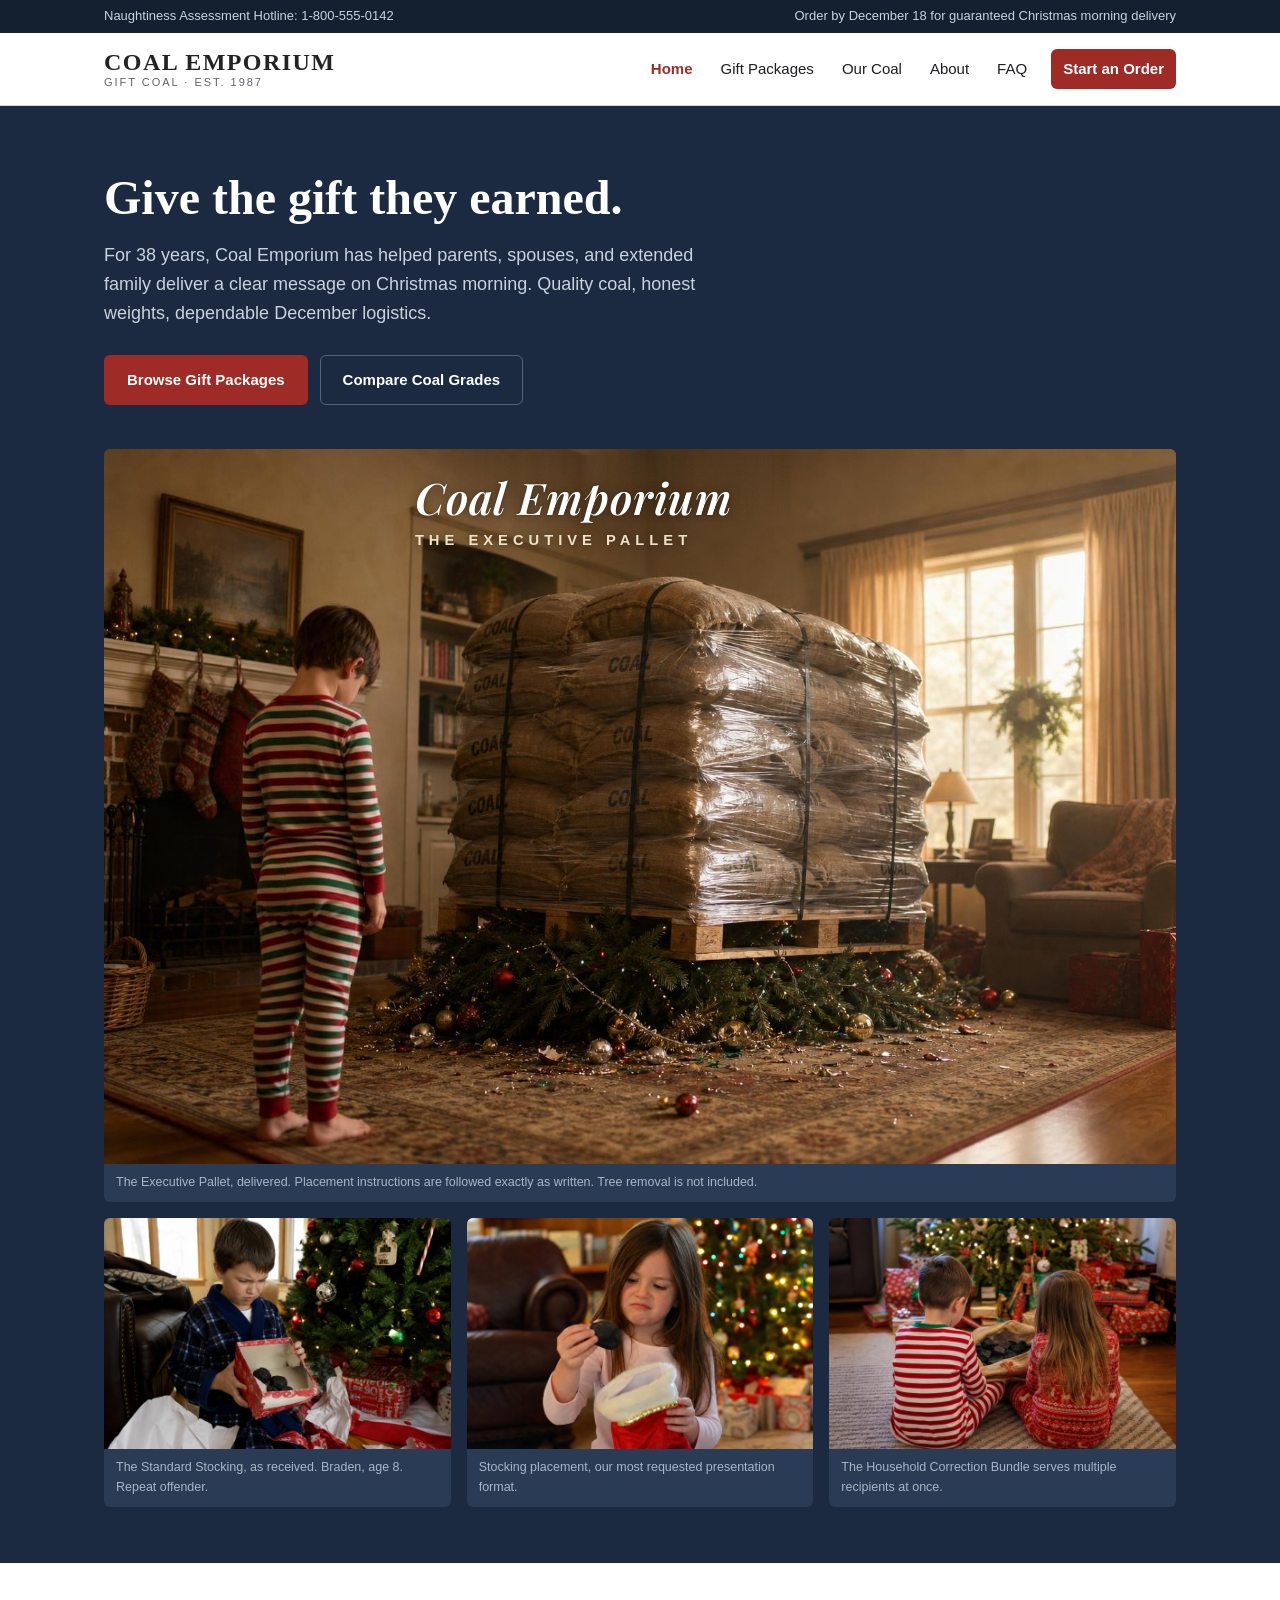
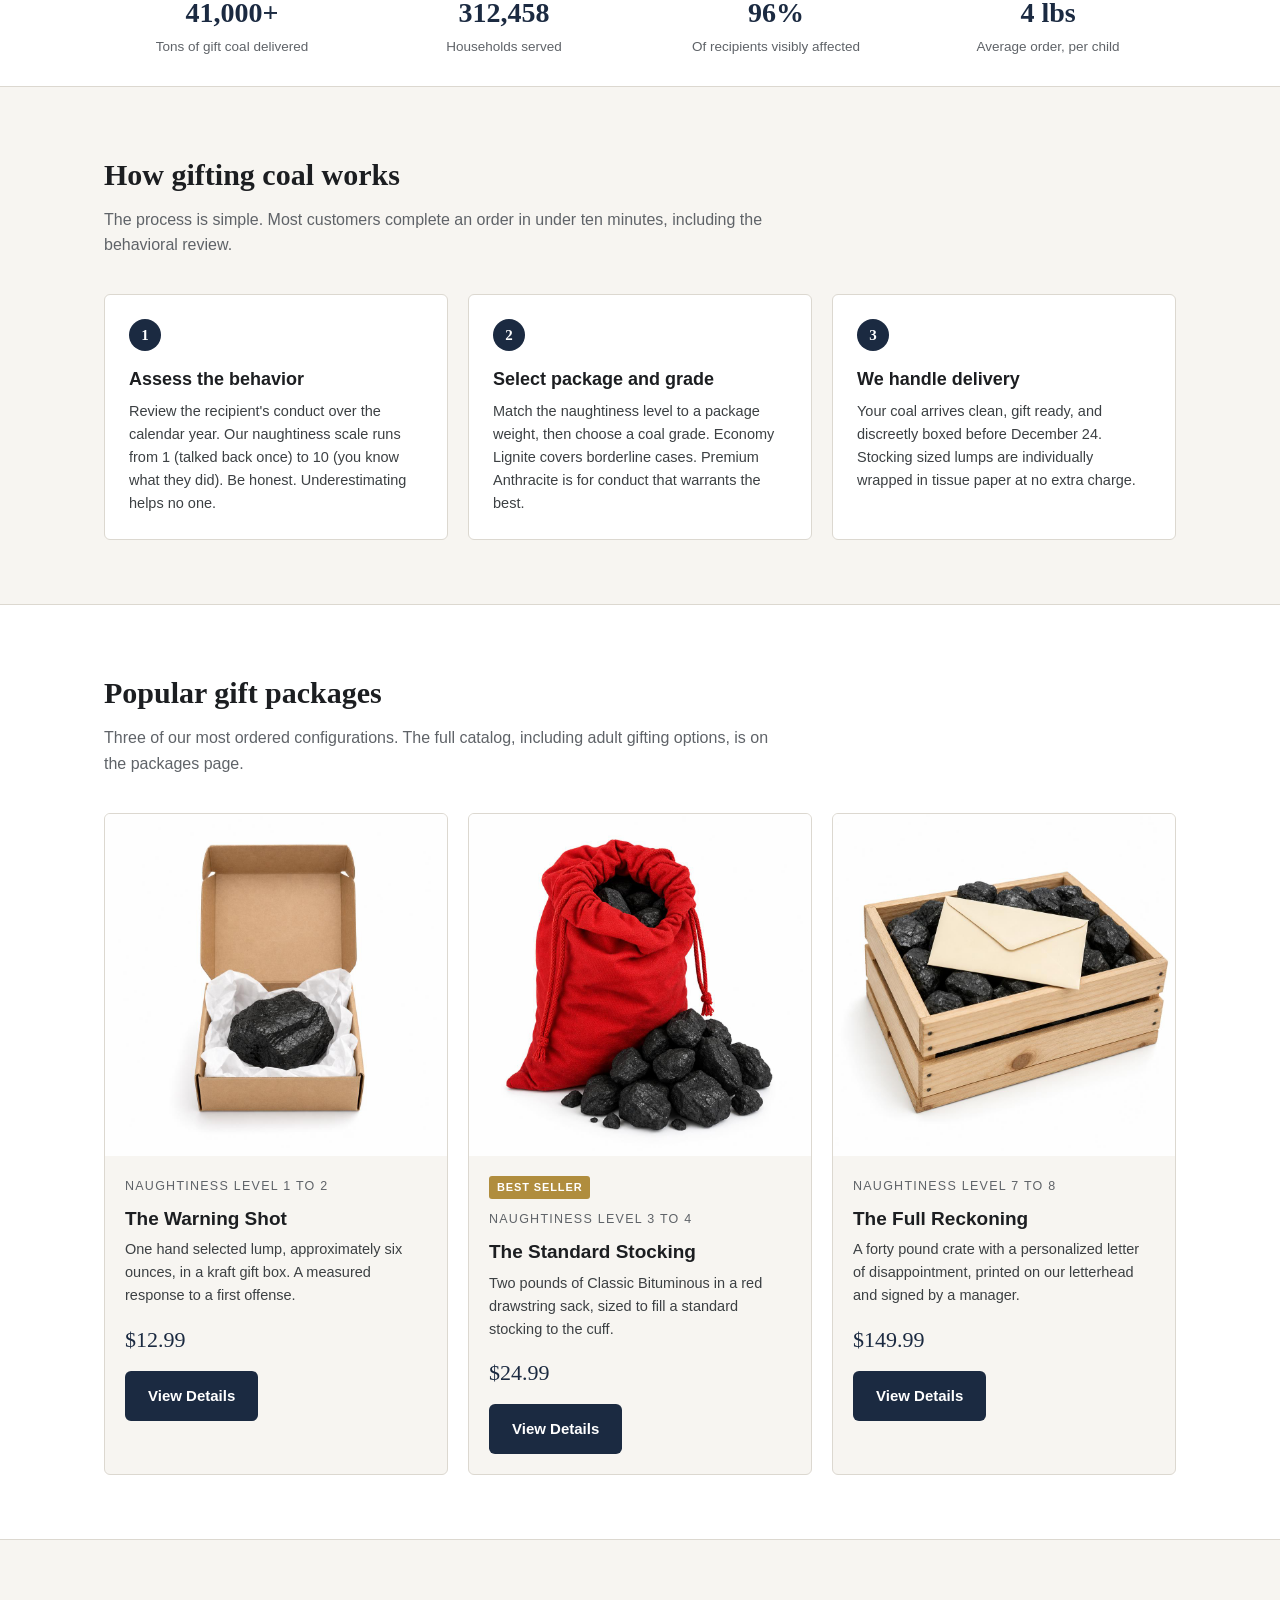
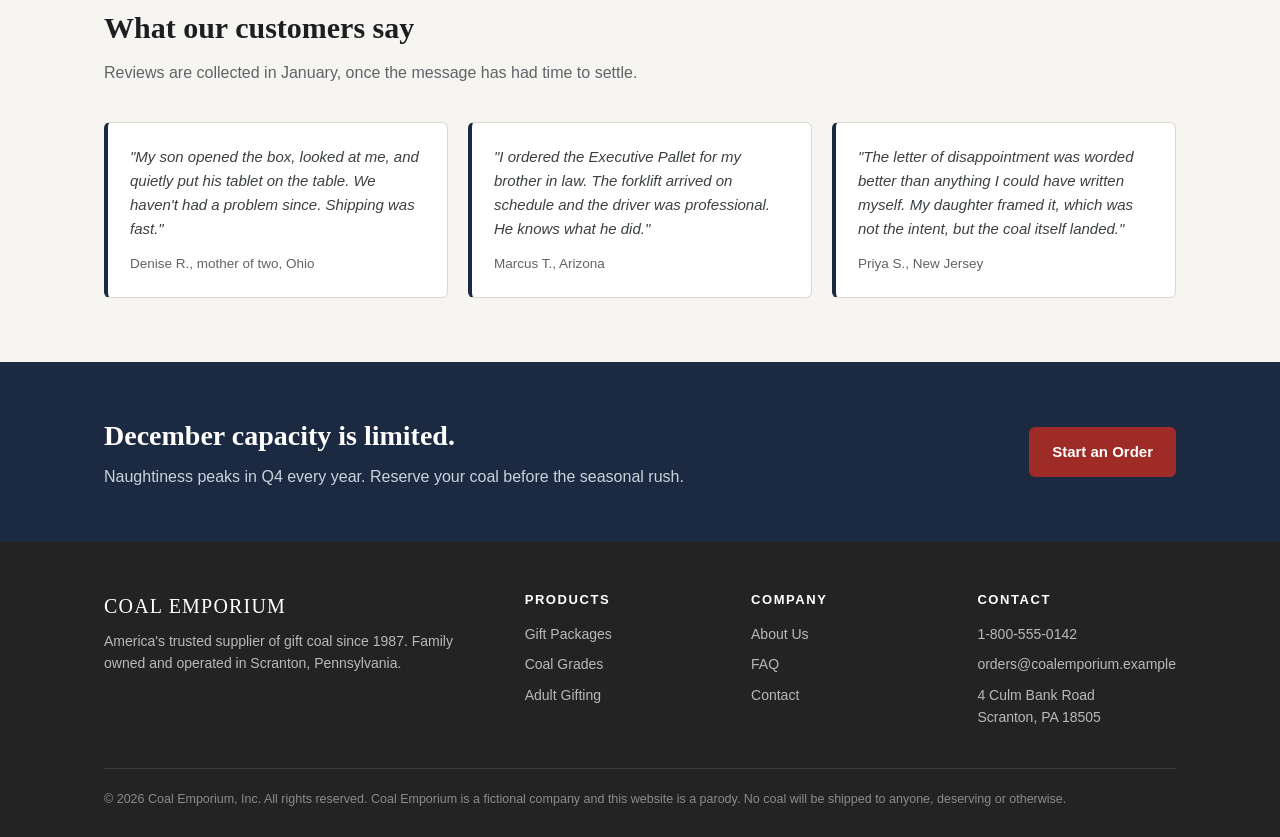
<file: index.html>
<!DOCTYPE html>
<html lang="en">
<head>
  <meta charset="UTF-8">
  <meta name="viewport" content="width=device-width, initial-scale=1.0">
  <title>Coal Emporium | America's Trusted Supplier of Gift Coal Since 1987</title>
  <meta name="description" content="Coal Emporium supplies disciplinary gift coal to families nationwide. Gift packages for every level of naughtiness, from a single lump to a half ton pallet.">
  <link rel="preconnect" href="https://fonts.googleapis.com">
  <link rel="preconnect" href="https://fonts.gstatic.com" crossorigin>
  <link href="https://fonts.googleapis.com/css2?family=Playfair+Display:ital,wght@1,500;1,600&display=swap" rel="stylesheet">
  <link rel="stylesheet" href="css/styles.css">
</head>
<body>

  <div class="utility-bar">
    <div class="wrap">
      <span>Naughtiness Assessment Hotline: 1-800-555-0142</span>
      <span>Order by December 18 for guaranteed Christmas morning delivery</span>
    </div>
  </div>

  <header class="site-header">
    <div class="wrap">
      <a class="brand" href="index.html">
        <span class="brand-name">COAL EMPORIUM</span>
        <span class="brand-tag">Gift Coal &middot; Est. 1987</span>
      </a>
      <button class="nav-toggle" aria-label="Toggle navigation" aria-expanded="false">&#9776;</button>
      <nav class="main-nav">
        <a href="index.html">Home</a>
        <a href="packages.html">Gift Packages</a>
        <a href="coal.html">Our Coal</a>
        <a href="about.html">About</a>
        <a href="faq.html">FAQ</a>
        <a href="contact.html" class="nav-cta">Start an Order</a>
      </nav>
    </div>
  </header>

  <section class="hero">
    <div class="wrap">
      <h1>Give the gift they earned.</h1>
      <p class="hero-sub">For 38 years, Coal Emporium has helped parents, spouses, and extended family deliver a clear message on Christmas morning. Quality coal, honest weights, dependable December logistics.</p>
      <div class="hero-actions">
        <a class="btn btn-primary" href="packages.html">Browse Gift Packages</a>
        <a class="btn btn-secondary" href="coal.html">Compare Coal Grades</a>
      </div>
      <div class="hero-gallery">
        <figure class="hero-wide">
          <div class="hero-media">
            <img src="images/hero-pallet.jpg" alt="A child standing in a living room where a shrink wrapped pallet of coal sacks has been set down on top of the flattened Christmas tree">
            <div class="img-title">
              <div class="img-title-main">Coal Emporium</div>
              <div class="img-title-sub">The Executive Pallet</div>
            </div>
          </div>
          <figcaption>The Executive Pallet, delivered. Placement instructions are followed exactly as written. Tree removal is not included.</figcaption>
        </figure>
        <figure>
          <img src="images/hero-1.jpg" alt="A boy by the Christmas tree looking into a gift box that contains lumps of coal">
          <figcaption>The Standard Stocking, as received. Braden, age 8. Repeat offender.</figcaption>
        </figure>
        <figure>
          <img src="images/hero-2.jpg" alt="A girl pulling a lump of coal out of her Christmas stocking with a disappointed expression">
          <figcaption>Stocking placement, our most requested presentation format.</figcaption>
        </figure>
        <figure>
          <img src="images/hero-3.jpg" alt="Two siblings sitting beside an opened sack of coal on Christmas morning">
          <figcaption>The Household Correction Bundle serves multiple recipients at once.</figcaption>
        </figure>
      </div>
    </div>
  </section>

  <div class="stats-bar">
    <div class="wrap">
      <div class="stat">
        <div class="stat-number">41,000+</div>
        <div class="stat-label">Tons of gift coal delivered</div>
      </div>
      <div class="stat">
        <div class="stat-number">312,458</div>
        <div class="stat-label">Households served</div>
      </div>
      <div class="stat">
        <div class="stat-number">96%</div>
        <div class="stat-label">Of recipients visibly affected</div>
      </div>
      <div class="stat">
        <div class="stat-number">4 lbs</div>
        <div class="stat-label">Average order, per child</div>
      </div>
    </div>
  </div>

  <section class="section">
    <div class="wrap">
      <h2>How gifting coal works</h2>
      <p class="section-intro">The process is simple. Most customers complete an order in under ten minutes, including the behavioral review.</p>
      <div class="steps">
        <div class="step">
          <div class="step-num">1</div>
          <h3>Assess the behavior</h3>
          <p>Review the recipient's conduct over the calendar year. Our naughtiness scale runs from 1 (talked back once) to 10 (you know what they did). Be honest. Underestimating helps no one.</p>
        </div>
        <div class="step">
          <div class="step-num">2</div>
          <h3>Select package and grade</h3>
          <p>Match the naughtiness level to a package weight, then choose a coal grade. Economy Lignite covers borderline cases. Premium Anthracite is for conduct that warrants the best.</p>
        </div>
        <div class="step">
          <div class="step-num">3</div>
          <h3>We handle delivery</h3>
          <p>Your coal arrives clean, gift ready, and discreetly boxed before December 24. Stocking sized lumps are individually wrapped in tissue paper at no extra charge.</p>
        </div>
      </div>
    </div>
  </section>

  <section class="section section-alt">
    <div class="wrap">
      <h2>Popular gift packages</h2>
      <p class="section-intro">Three of our most ordered configurations. The full catalog, including adult gifting options, is on the packages page.</p>
      <div class="card-grid">
        <div class="card">
          <img src="images/pkg-warning-shot.jpg" alt="A single lump of coal in a small kraft gift box with tissue paper">
          <div class="card-body">
            <div class="card-meta">Naughtiness level 1 to 2</div>
            <h3>The Warning Shot</h3>
            <p>One hand selected lump, approximately six ounces, in a kraft gift box. A measured response to a first offense.</p>
            <div class="card-price">$12.99</div>
            <div class="card-actions"><a class="btn btn-quiet" href="packages.html">View Details</a></div>
          </div>
        </div>
        <div class="card">
          <img src="images/pkg-stocking.jpg" alt="A red drawstring sack with lumps of coal beside a Christmas stocking">
          <div class="card-body">
            <span class="badge">Best Seller</span>
            <div class="card-meta">Naughtiness level 3 to 4</div>
            <h3>The Standard Stocking</h3>
            <p>Two pounds of Classic Bituminous in a red drawstring sack, sized to fill a standard stocking to the cuff.</p>
            <div class="card-price">$24.99</div>
            <div class="card-actions"><a class="btn btn-quiet" href="packages.html">View Details</a></div>
          </div>
        </div>
        <div class="card">
          <img src="images/pkg-reckoning.jpg" alt="A wooden crate filled with coal, with a sealed envelope resting on top">
          <div class="card-body">
            <div class="card-meta">Naughtiness level 7 to 8</div>
            <h3>The Full Reckoning</h3>
            <p>A forty pound crate with a personalized letter of disappointment, printed on our letterhead and signed by a manager.</p>
            <div class="card-price">$149.99</div>
            <div class="card-actions"><a class="btn btn-quiet" href="packages.html">View Details</a></div>
          </div>
        </div>
      </div>
    </div>
  </section>

  <section class="section">
    <div class="wrap">
      <h2>What our customers say</h2>
      <p class="section-intro">Reviews are collected in January, once the message has had time to settle.</p>
      <div class="quote-grid">
        <blockquote class="quote">
          <p>"My son opened the box, looked at me, and quietly put his tablet on the table. We haven't had a problem since. Shipping was fast."</p>
          <cite>Denise R., mother of two, Ohio</cite>
        </blockquote>
        <blockquote class="quote">
          <p>"I ordered the Executive Pallet for my brother in law. The forklift arrived on schedule and the driver was professional. He knows what he did."</p>
          <cite>Marcus T., Arizona</cite>
        </blockquote>
        <blockquote class="quote">
          <p>"The letter of disappointment was worded better than anything I could have written myself. My daughter framed it, which was not the intent, but the coal itself landed."</p>
          <cite>Priya S., New Jersey</cite>
        </blockquote>
      </div>
    </div>
  </section>

  <section class="cta-band">
    <div class="wrap">
      <div>
        <h2>December capacity is limited.</h2>
        <p>Naughtiness peaks in Q4 every year. Reserve your coal before the seasonal rush.</p>
      </div>
      <a class="btn btn-primary" href="contact.html">Start an Order</a>
    </div>
  </section>

  <footer class="site-footer">
    <div class="wrap">
      <div class="footer-cols">
        <div>
          <div class="footer-brand">COAL EMPORIUM</div>
          <p>America's trusted supplier of gift coal since 1987. Family owned and operated in Scranton, Pennsylvania.</p>
        </div>
        <div>
          <h4>Products</h4>
          <ul>
            <li><a href="packages.html">Gift Packages</a></li>
            <li><a href="coal.html">Coal Grades</a></li>
            <li><a href="packages.html#adult-gifting">Adult Gifting</a></li>
          </ul>
        </div>
        <div>
          <h4>Company</h4>
          <ul>
            <li><a href="about.html">About Us</a></li>
            <li><a href="faq.html">FAQ</a></li>
            <li><a href="contact.html">Contact</a></li>
          </ul>
        </div>
        <div>
          <h4>Contact</h4>
          <ul>
            <li>1-800-555-0142</li>
            <li>orders@coalemporium.example</li>
            <li>4 Culm Bank Road<br>Scranton, PA 18505</li>
          </ul>
        </div>
      </div>
      <div class="footer-legal">
        <p>&copy; <span id="year"></span> Coal Emporium, Inc. All rights reserved. Coal Emporium is a fictional company and this website is a parody. No coal will be shipped to anyone, deserving or otherwise.</p>
      </div>
    </div>
  </footer>

  <script src="js/main.js"></script>
</body>
</html>
</file>
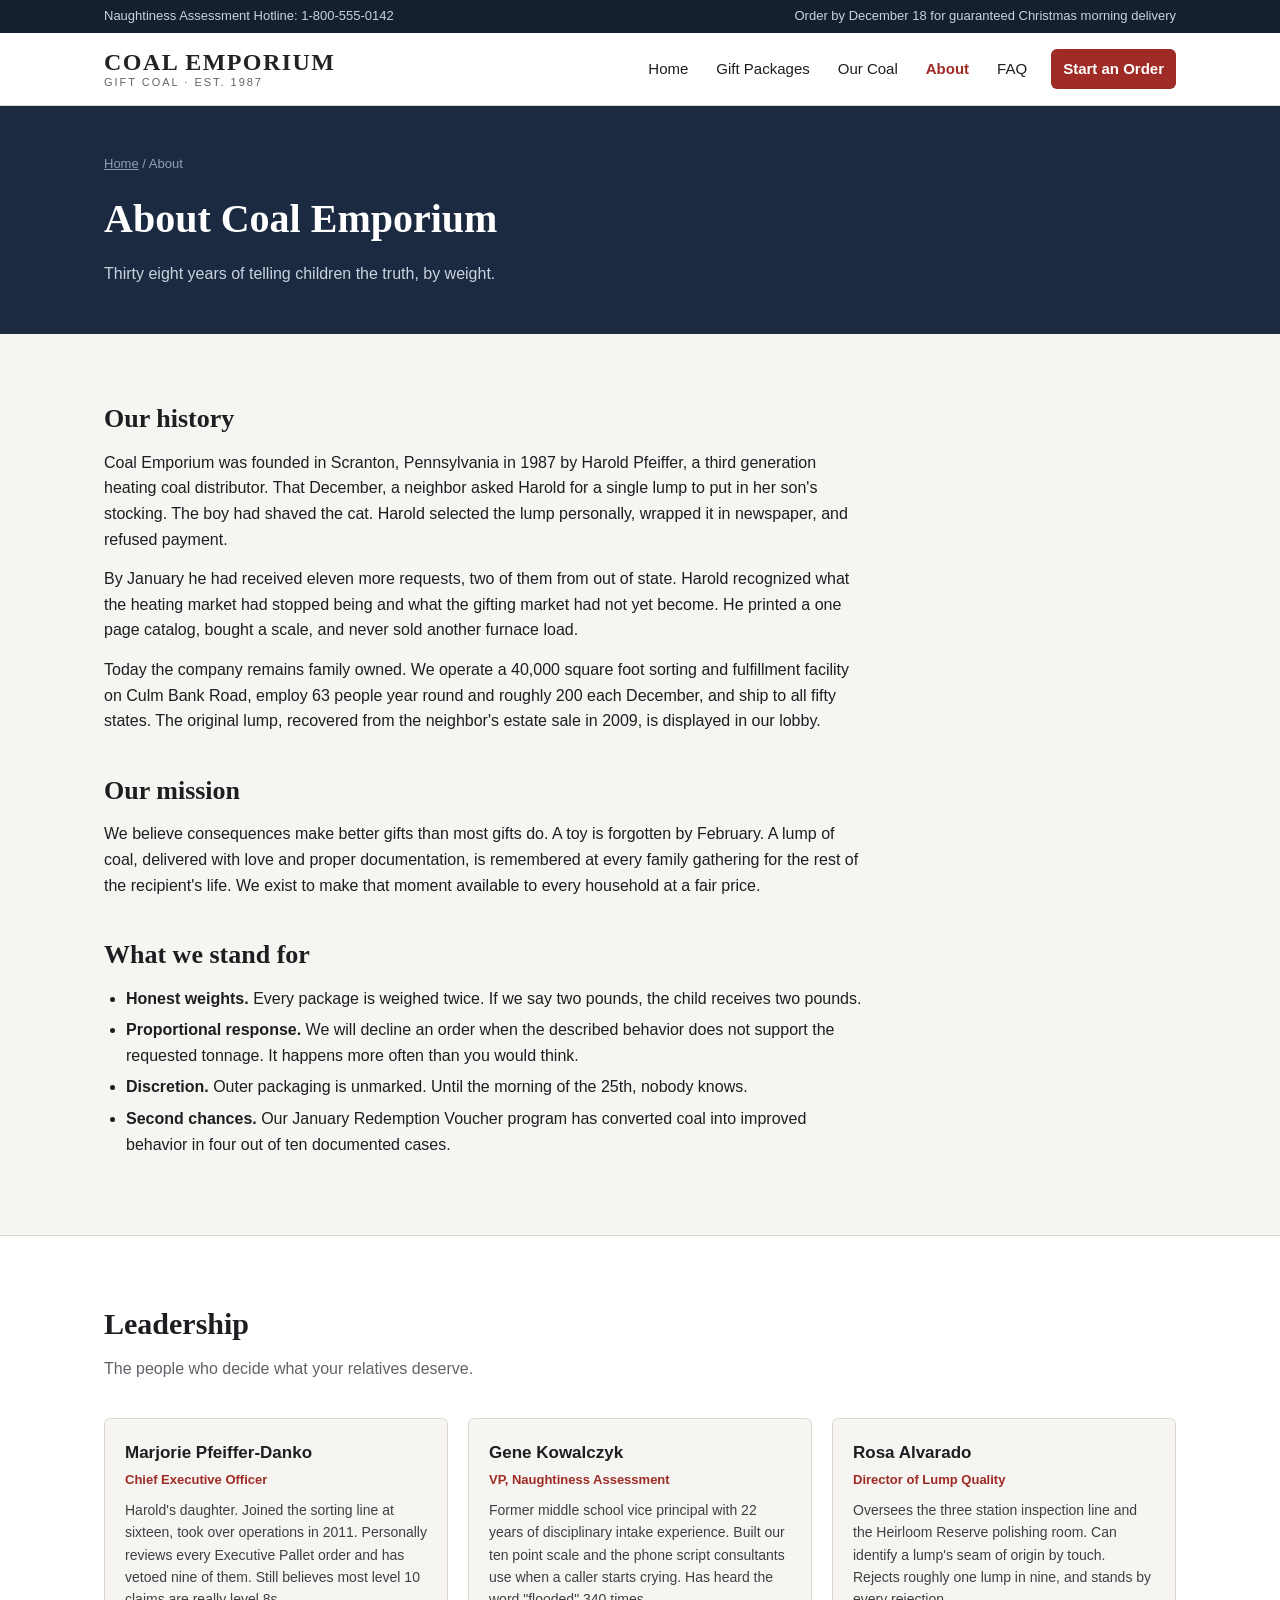
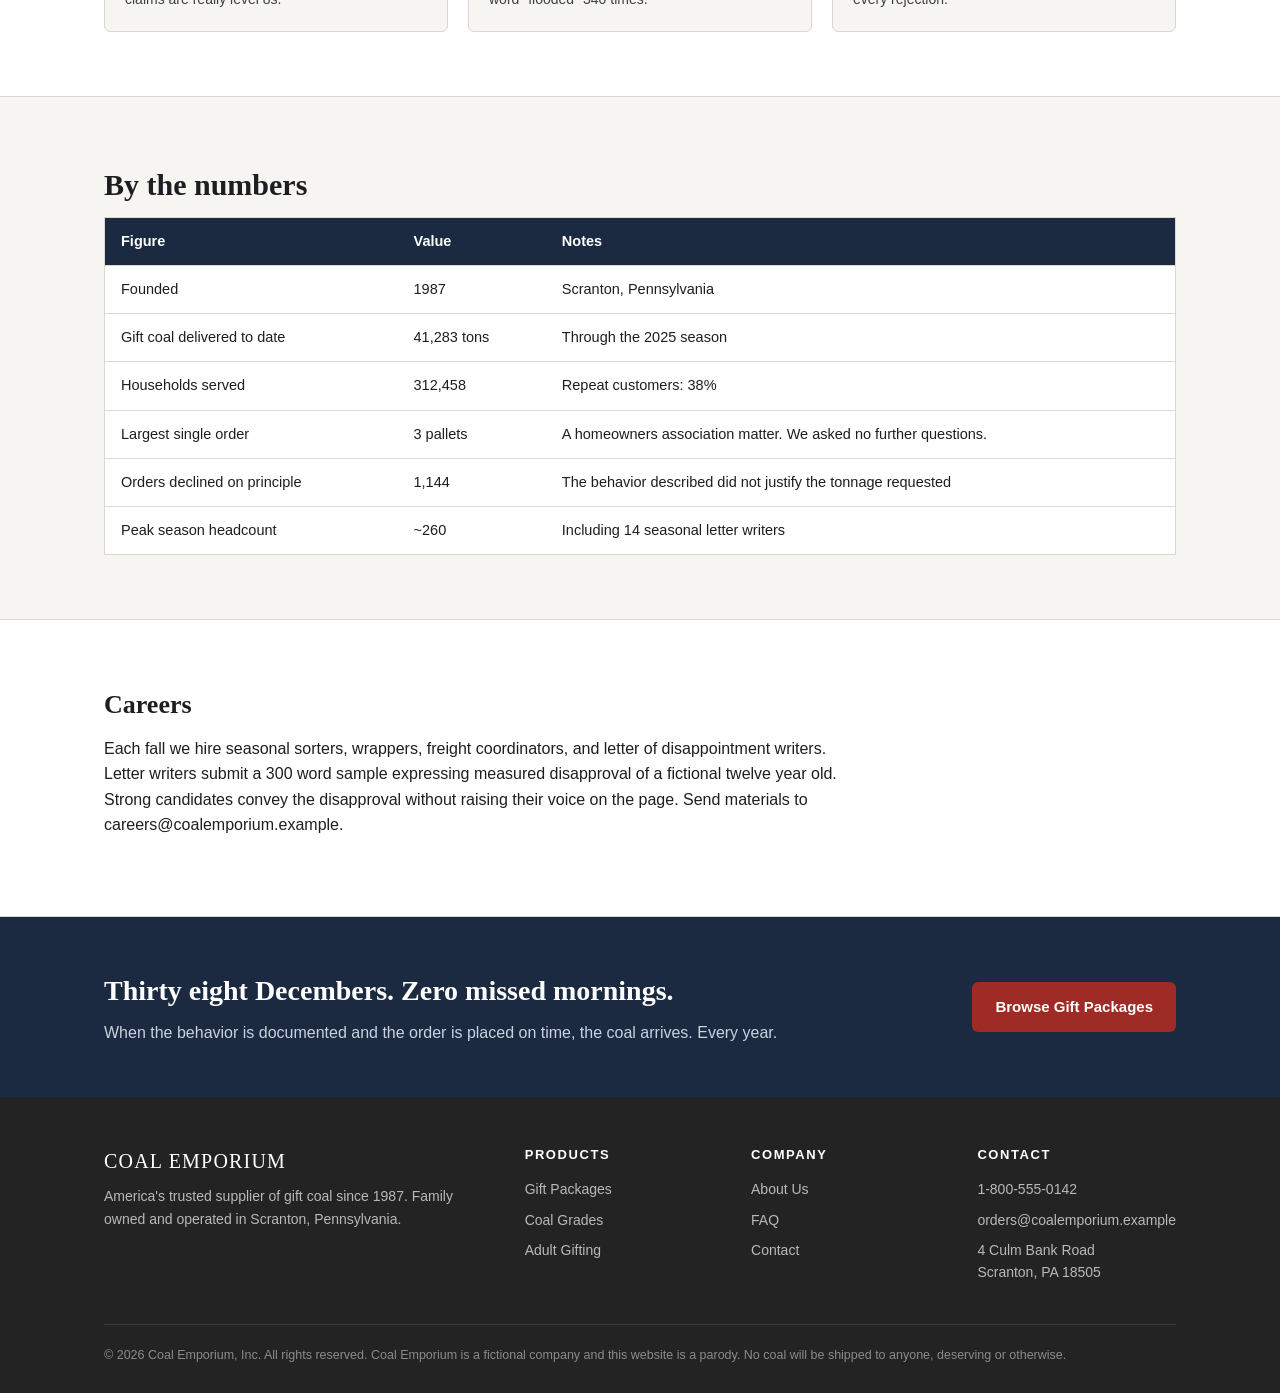
<file: about.html>
<!DOCTYPE html>
<html lang="en">
<head>
  <meta charset="UTF-8">
  <meta name="viewport" content="width=device-width, initial-scale=1.0">
  <title>About Us | Coal Emporium</title>
  <meta name="description" content="Coal Emporium has supplied gift coal to American families since 1987. Learn about our history, our facility in Scranton, and the people behind the coal.">
  <link rel="stylesheet" href="css/styles.css">
</head>
<body>

  <div class="utility-bar">
    <div class="wrap">
      <span>Naughtiness Assessment Hotline: 1-800-555-0142</span>
      <span>Order by December 18 for guaranteed Christmas morning delivery</span>
    </div>
  </div>

  <header class="site-header">
    <div class="wrap">
      <a class="brand" href="index.html">
        <span class="brand-name">COAL EMPORIUM</span>
        <span class="brand-tag">Gift Coal &middot; Est. 1987</span>
      </a>
      <button class="nav-toggle" aria-label="Toggle navigation" aria-expanded="false">&#9776;</button>
      <nav class="main-nav">
        <a href="index.html">Home</a>
        <a href="packages.html">Gift Packages</a>
        <a href="coal.html">Our Coal</a>
        <a href="about.html">About</a>
        <a href="faq.html">FAQ</a>
        <a href="contact.html" class="nav-cta">Start an Order</a>
      </nav>
    </div>
  </header>

  <section class="page-hero">
    <div class="wrap">
      <div class="breadcrumb"><a href="index.html">Home</a> / About</div>
      <h1>About Coal Emporium</h1>
      <p>Thirty eight years of telling children the truth, by weight.</p>
    </div>
  </section>

  <section class="section">
    <div class="wrap">
      <div class="prose">
        <h2>Our history</h2>
        <p>Coal Emporium was founded in Scranton, Pennsylvania in 1987 by Harold Pfeiffer, a third generation heating coal distributor. That December, a neighbor asked Harold for a single lump to put in her son's stocking. The boy had shaved the cat. Harold selected the lump personally, wrapped it in newspaper, and refused payment.</p>
        <p>By January he had received eleven more requests, two of them from out of state. Harold recognized what the heating market had stopped being and what the gifting market had not yet become. He printed a one page catalog, bought a scale, and never sold another furnace load.</p>
        <p>Today the company remains family owned. We operate a 40,000 square foot sorting and fulfillment facility on Culm Bank Road, employ 63 people year round and roughly 200 each December, and ship to all fifty states. The original lump, recovered from the neighbor's estate sale in 2009, is displayed in our lobby.</p>

        <h2>Our mission</h2>
        <p>We believe consequences make better gifts than most gifts do. A toy is forgotten by February. A lump of coal, delivered with love and proper documentation, is remembered at every family gathering for the rest of the recipient's life. We exist to make that moment available to every household at a fair price.</p>

        <h2>What we stand for</h2>
        <ul>
          <li><strong>Honest weights.</strong> Every package is weighed twice. If we say two pounds, the child receives two pounds.</li>
          <li><strong>Proportional response.</strong> We will decline an order when the described behavior does not support the requested tonnage. It happens more often than you would think.</li>
          <li><strong>Discretion.</strong> Outer packaging is unmarked. Until the morning of the 25th, nobody knows.</li>
          <li><strong>Second chances.</strong> Our January Redemption Voucher program has converted coal into improved behavior in four out of ten documented cases.</li>
        </ul>
      </div>
    </div>
  </section>

  <section class="section section-alt">
    <div class="wrap">
      <h2>Leadership</h2>
      <p class="section-intro">The people who decide what your relatives deserve.</p>
      <div class="card-grid">
        <div class="card person">
          <h3>Marjorie Pfeiffer-Danko</h3>
          <div class="role">Chief Executive Officer</div>
          <p>Harold's daughter. Joined the sorting line at sixteen, took over operations in 2011. Personally reviews every Executive Pallet order and has vetoed nine of them. Still believes most level 10 claims are really level 8s.</p>
        </div>
        <div class="card person">
          <h3>Gene Kowalczyk</h3>
          <div class="role">VP, Naughtiness Assessment</div>
          <p>Former middle school vice principal with 22 years of disciplinary intake experience. Built our ten point scale and the phone script consultants use when a caller starts crying. Has heard the word "flooded" 340 times.</p>
        </div>
        <div class="card person">
          <h3>Rosa Alvarado</h3>
          <div class="role">Director of Lump Quality</div>
          <p>Oversees the three station inspection line and the Heirloom Reserve polishing room. Can identify a lump's seam of origin by touch. Rejects roughly one lump in nine, and stands by every rejection.</p>
        </div>
      </div>
    </div>
  </section>

  <section class="section">
    <div class="wrap">
      <h2>By the numbers</h2>
      <div class="table-scroll">
        <table class="spec">
          <thead>
            <tr>
              <th>Figure</th>
              <th>Value</th>
              <th>Notes</th>
            </tr>
          </thead>
          <tbody>
            <tr>
              <td>Founded</td>
              <td>1987</td>
              <td>Scranton, Pennsylvania</td>
            </tr>
            <tr>
              <td>Gift coal delivered to date</td>
              <td>41,283 tons</td>
              <td>Through the 2025 season</td>
            </tr>
            <tr>
              <td>Households served</td>
              <td>312,458</td>
              <td>Repeat customers: 38%</td>
            </tr>
            <tr>
              <td>Largest single order</td>
              <td>3 pallets</td>
              <td>A homeowners association matter. We asked no further questions.</td>
            </tr>
            <tr>
              <td>Orders declined on principle</td>
              <td>1,144</td>
              <td>The behavior described did not justify the tonnage requested</td>
            </tr>
            <tr>
              <td>Peak season headcount</td>
              <td>~260</td>
              <td>Including 14 seasonal letter writers</td>
            </tr>
          </tbody>
        </table>
      </div>
    </div>
  </section>

  <section class="section section-alt">
    <div class="wrap">
      <div class="prose">
        <h2>Careers</h2>
        <p>Each fall we hire seasonal sorters, wrappers, freight coordinators, and letter of disappointment writers. Letter writers submit a 300 word sample expressing measured disapproval of a fictional twelve year old. Strong candidates convey the disapproval without raising their voice on the page. Send materials to careers@coalemporium.example.</p>
      </div>
    </div>
  </section>

  <section class="cta-band">
    <div class="wrap">
      <div>
        <h2>Thirty eight Decembers. Zero missed mornings.</h2>
        <p>When the behavior is documented and the order is placed on time, the coal arrives. Every year.</p>
      </div>
      <a class="btn btn-primary" href="packages.html">Browse Gift Packages</a>
    </div>
  </section>

  <footer class="site-footer">
    <div class="wrap">
      <div class="footer-cols">
        <div>
          <div class="footer-brand">COAL EMPORIUM</div>
          <p>America's trusted supplier of gift coal since 1987. Family owned and operated in Scranton, Pennsylvania.</p>
        </div>
        <div>
          <h4>Products</h4>
          <ul>
            <li><a href="packages.html">Gift Packages</a></li>
            <li><a href="coal.html">Coal Grades</a></li>
            <li><a href="packages.html#adult-gifting">Adult Gifting</a></li>
          </ul>
        </div>
        <div>
          <h4>Company</h4>
          <ul>
            <li><a href="about.html">About Us</a></li>
            <li><a href="faq.html">FAQ</a></li>
            <li><a href="contact.html">Contact</a></li>
          </ul>
        </div>
        <div>
          <h4>Contact</h4>
          <ul>
            <li>1-800-555-0142</li>
            <li>orders@coalemporium.example</li>
            <li>4 Culm Bank Road<br>Scranton, PA 18505</li>
          </ul>
        </div>
      </div>
      <div class="footer-legal">
        <p>&copy; <span id="year"></span> Coal Emporium, Inc. All rights reserved. Coal Emporium is a fictional company and this website is a parody. No coal will be shipped to anyone, deserving or otherwise.</p>
      </div>
    </div>
  </footer>

  <script src="js/main.js"></script>
</body>
</html>
</file>
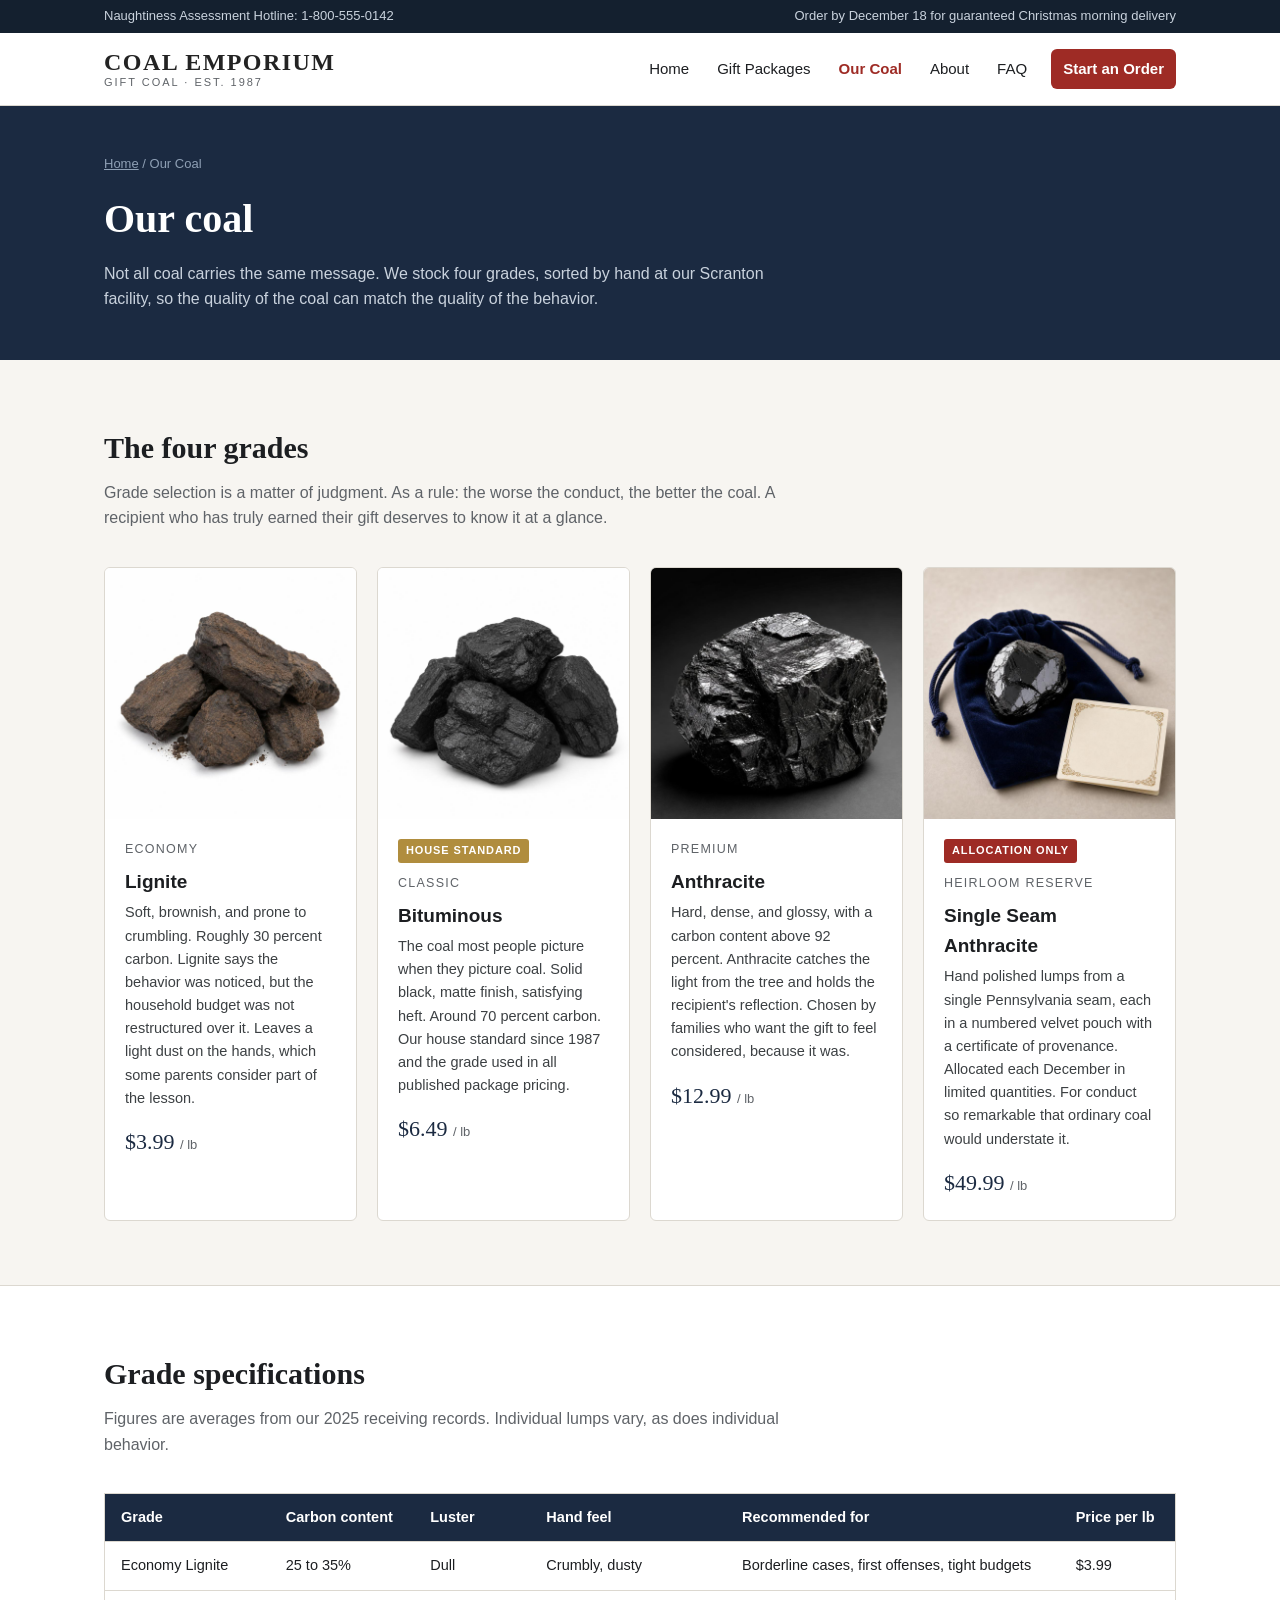
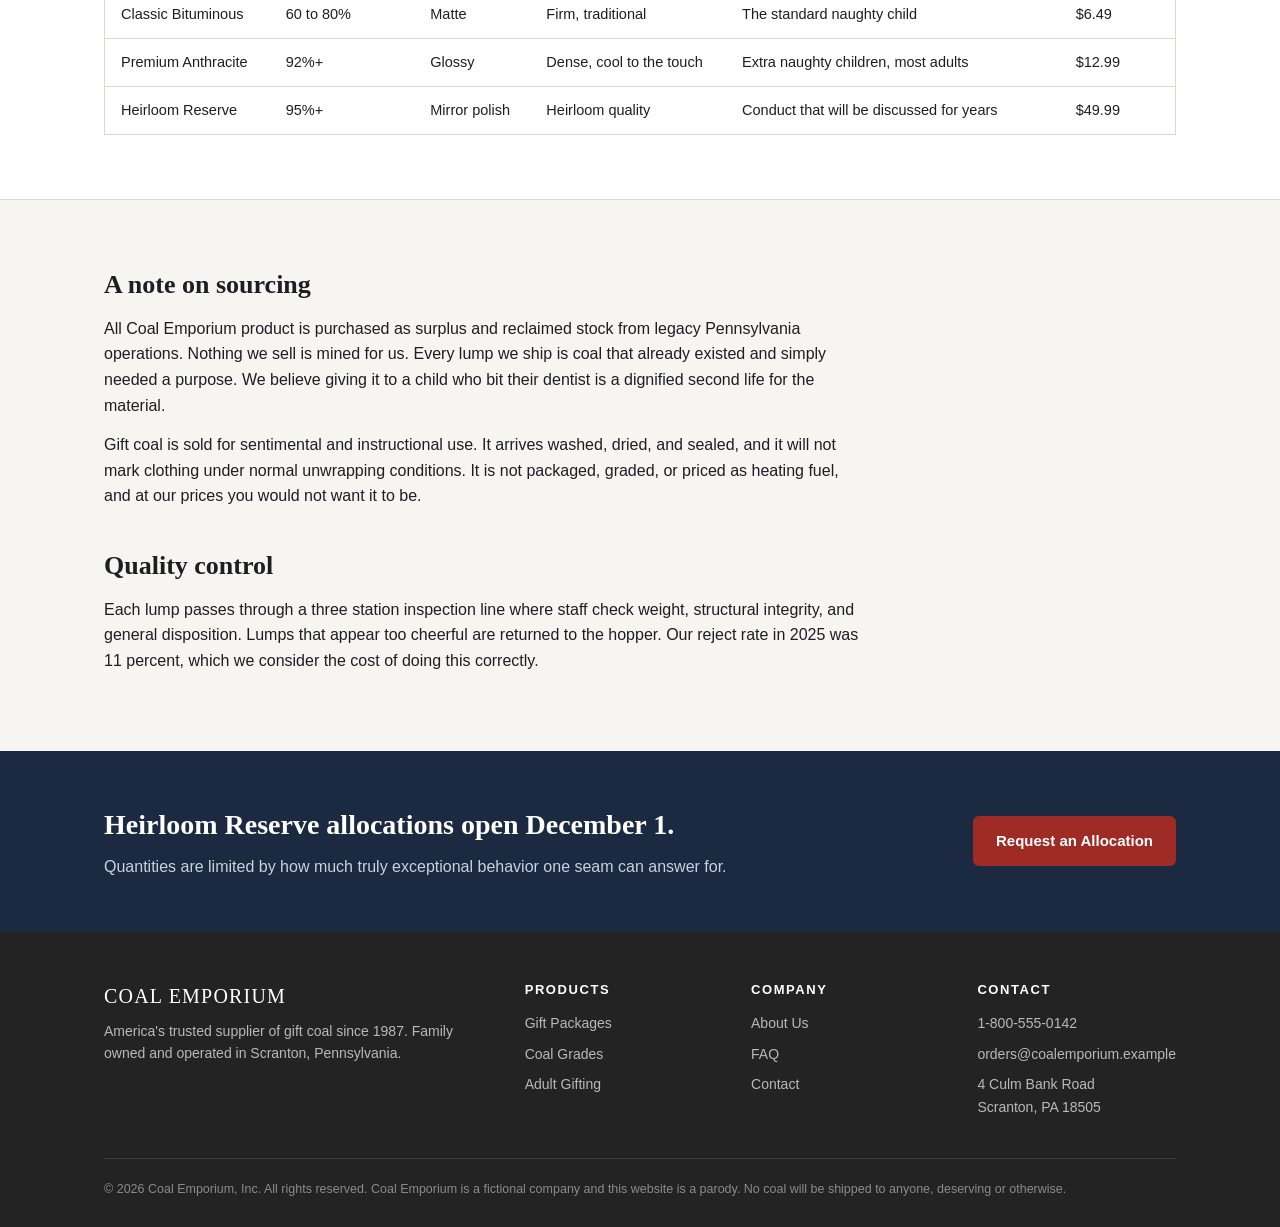
<file: coal.html>
<!DOCTYPE html>
<html lang="en">
<head>
  <meta charset="UTF-8">
  <meta name="viewport" content="width=device-width, initial-scale=1.0">
  <title>Our Coal | Coal Emporium</title>
  <meta name="description" content="Four grades of gift coal, from Economy Lignite to Heirloom Reserve Anthracite. Compare carbon content, luster, and appropriate naughtiness levels.">
  <link rel="stylesheet" href="css/styles.css">
</head>
<body>

  <div class="utility-bar">
    <div class="wrap">
      <span>Naughtiness Assessment Hotline: 1-800-555-0142</span>
      <span>Order by December 18 for guaranteed Christmas morning delivery</span>
    </div>
  </div>

  <header class="site-header">
    <div class="wrap">
      <a class="brand" href="index.html">
        <span class="brand-name">COAL EMPORIUM</span>
        <span class="brand-tag">Gift Coal &middot; Est. 1987</span>
      </a>
      <button class="nav-toggle" aria-label="Toggle navigation" aria-expanded="false">&#9776;</button>
      <nav class="main-nav">
        <a href="index.html">Home</a>
        <a href="packages.html">Gift Packages</a>
        <a href="coal.html">Our Coal</a>
        <a href="about.html">About</a>
        <a href="faq.html">FAQ</a>
        <a href="contact.html" class="nav-cta">Start an Order</a>
      </nav>
    </div>
  </header>

  <section class="page-hero">
    <div class="wrap">
      <div class="breadcrumb"><a href="index.html">Home</a> / Our Coal</div>
      <h1>Our coal</h1>
      <p>Not all coal carries the same message. We stock four grades, sorted by hand at our Scranton facility, so the quality of the coal can match the quality of the behavior.</p>
    </div>
  </section>

  <section class="section">
    <div class="wrap">
      <h2>The four grades</h2>
      <p class="section-intro">Grade selection is a matter of judgment. As a rule: the worse the conduct, the better the coal. A recipient who has truly earned their gift deserves to know it at a glance.</p>
      <div class="card-grid cols-4">
        <div class="card">
          <img src="images/grade-lignite.jpg" alt="Crumbly brown black lignite coal pieces on a plain background">
          <div class="card-body">
            <div class="card-meta">Economy</div>
            <h3>Lignite</h3>
            <p>Soft, brownish, and prone to crumbling. Roughly 30 percent carbon. Lignite says the behavior was noticed, but the household budget was not restructured over it. Leaves a light dust on the hands, which some parents consider part of the lesson.</p>
            <div class="card-price">$3.99 <span>/ lb</span></div>
          </div>
        </div>
        <div class="card">
          <img src="images/grade-bituminous.jpg" alt="Standard black bituminous coal lumps on a plain background">
          <div class="card-body">
            <span class="badge">House Standard</span>
            <div class="card-meta">Classic</div>
            <h3>Bituminous</h3>
            <p>The coal most people picture when they picture coal. Solid black, matte finish, satisfying heft. Around 70 percent carbon. Our house standard since 1987 and the grade used in all published package pricing.</p>
            <div class="card-price">$6.49 <span>/ lb</span></div>
          </div>
        </div>
        <div class="card">
          <img src="images/grade-anthracite.jpg" alt="A glossy anthracite coal lump with visible luster under studio lighting">
          <div class="card-body">
            <div class="card-meta">Premium</div>
            <h3>Anthracite</h3>
            <p>Hard, dense, and glossy, with a carbon content above 92 percent. Anthracite catches the light from the tree and holds the recipient's reflection. Chosen by families who want the gift to feel considered, because it was.</p>
            <div class="card-price">$12.99 <span>/ lb</span></div>
          </div>
        </div>
        <div class="card">
          <img src="images/grade-heirloom.jpg" alt="A polished anthracite lump resting on a navy velvet pouch beside a certificate">
          <div class="card-body">
            <span class="badge badge-red">Allocation Only</span>
            <div class="card-meta">Heirloom Reserve</div>
            <h3>Single Seam Anthracite</h3>
            <p>Hand polished lumps from a single Pennsylvania seam, each in a numbered velvet pouch with a certificate of provenance. Allocated each December in limited quantities. For conduct so remarkable that ordinary coal would understate it.</p>
            <div class="card-price">$49.99 <span>/ lb</span></div>
          </div>
        </div>
      </div>
    </div>
  </section>

  <section class="section section-alt">
    <div class="wrap">
      <h2>Grade specifications</h2>
      <p class="section-intro">Figures are averages from our 2025 receiving records. Individual lumps vary, as does individual behavior.</p>
      <div class="table-scroll">
        <table class="spec">
          <thead>
            <tr>
              <th>Grade</th>
              <th>Carbon content</th>
              <th>Luster</th>
              <th>Hand feel</th>
              <th>Recommended for</th>
              <th>Price per lb</th>
            </tr>
          </thead>
          <tbody>
            <tr>
              <td>Economy Lignite</td>
              <td>25 to 35%</td>
              <td>Dull</td>
              <td>Crumbly, dusty</td>
              <td>Borderline cases, first offenses, tight budgets</td>
              <td>$3.99</td>
            </tr>
            <tr>
              <td>Classic Bituminous</td>
              <td>60 to 80%</td>
              <td>Matte</td>
              <td>Firm, traditional</td>
              <td>The standard naughty child</td>
              <td>$6.49</td>
            </tr>
            <tr>
              <td>Premium Anthracite</td>
              <td>92%+</td>
              <td>Glossy</td>
              <td>Dense, cool to the touch</td>
              <td>Extra naughty children, most adults</td>
              <td>$12.99</td>
            </tr>
            <tr>
              <td>Heirloom Reserve</td>
              <td>95%+</td>
              <td>Mirror polish</td>
              <td>Heirloom quality</td>
              <td>Conduct that will be discussed for years</td>
              <td>$49.99</td>
            </tr>
          </tbody>
        </table>
      </div>
    </div>
  </section>

  <section class="section">
    <div class="wrap">
      <div class="prose">
        <h2>A note on sourcing</h2>
        <p>All Coal Emporium product is purchased as surplus and reclaimed stock from legacy Pennsylvania operations. Nothing we sell is mined for us. Every lump we ship is coal that already existed and simply needed a purpose. We believe giving it to a child who bit their dentist is a dignified second life for the material.</p>
        <p>Gift coal is sold for sentimental and instructional use. It arrives washed, dried, and sealed, and it will not mark clothing under normal unwrapping conditions. It is not packaged, graded, or priced as heating fuel, and at our prices you would not want it to be.</p>
        <h2>Quality control</h2>
        <p>Each lump passes through a three station inspection line where staff check weight, structural integrity, and general disposition. Lumps that appear too cheerful are returned to the hopper. Our reject rate in 2025 was 11 percent, which we consider the cost of doing this correctly.</p>
      </div>
    </div>
  </section>

  <section class="cta-band">
    <div class="wrap">
      <div>
        <h2>Heirloom Reserve allocations open December 1.</h2>
        <p>Quantities are limited by how much truly exceptional behavior one seam can answer for.</p>
      </div>
      <a class="btn btn-primary" href="contact.html">Request an Allocation</a>
    </div>
  </section>

  <footer class="site-footer">
    <div class="wrap">
      <div class="footer-cols">
        <div>
          <div class="footer-brand">COAL EMPORIUM</div>
          <p>America's trusted supplier of gift coal since 1987. Family owned and operated in Scranton, Pennsylvania.</p>
        </div>
        <div>
          <h4>Products</h4>
          <ul>
            <li><a href="packages.html">Gift Packages</a></li>
            <li><a href="coal.html">Coal Grades</a></li>
            <li><a href="packages.html#adult-gifting">Adult Gifting</a></li>
          </ul>
        </div>
        <div>
          <h4>Company</h4>
          <ul>
            <li><a href="about.html">About Us</a></li>
            <li><a href="faq.html">FAQ</a></li>
            <li><a href="contact.html">Contact</a></li>
          </ul>
        </div>
        <div>
          <h4>Contact</h4>
          <ul>
            <li>1-800-555-0142</li>
            <li>orders@coalemporium.example</li>
            <li>4 Culm Bank Road<br>Scranton, PA 18505</li>
          </ul>
        </div>
      </div>
      <div class="footer-legal">
        <p>&copy; <span id="year"></span> Coal Emporium, Inc. All rights reserved. Coal Emporium is a fictional company and this website is a parody. No coal will be shipped to anyone, deserving or otherwise.</p>
      </div>
    </div>
  </footer>

  <script src="js/main.js"></script>
</body>
</html>
</file>
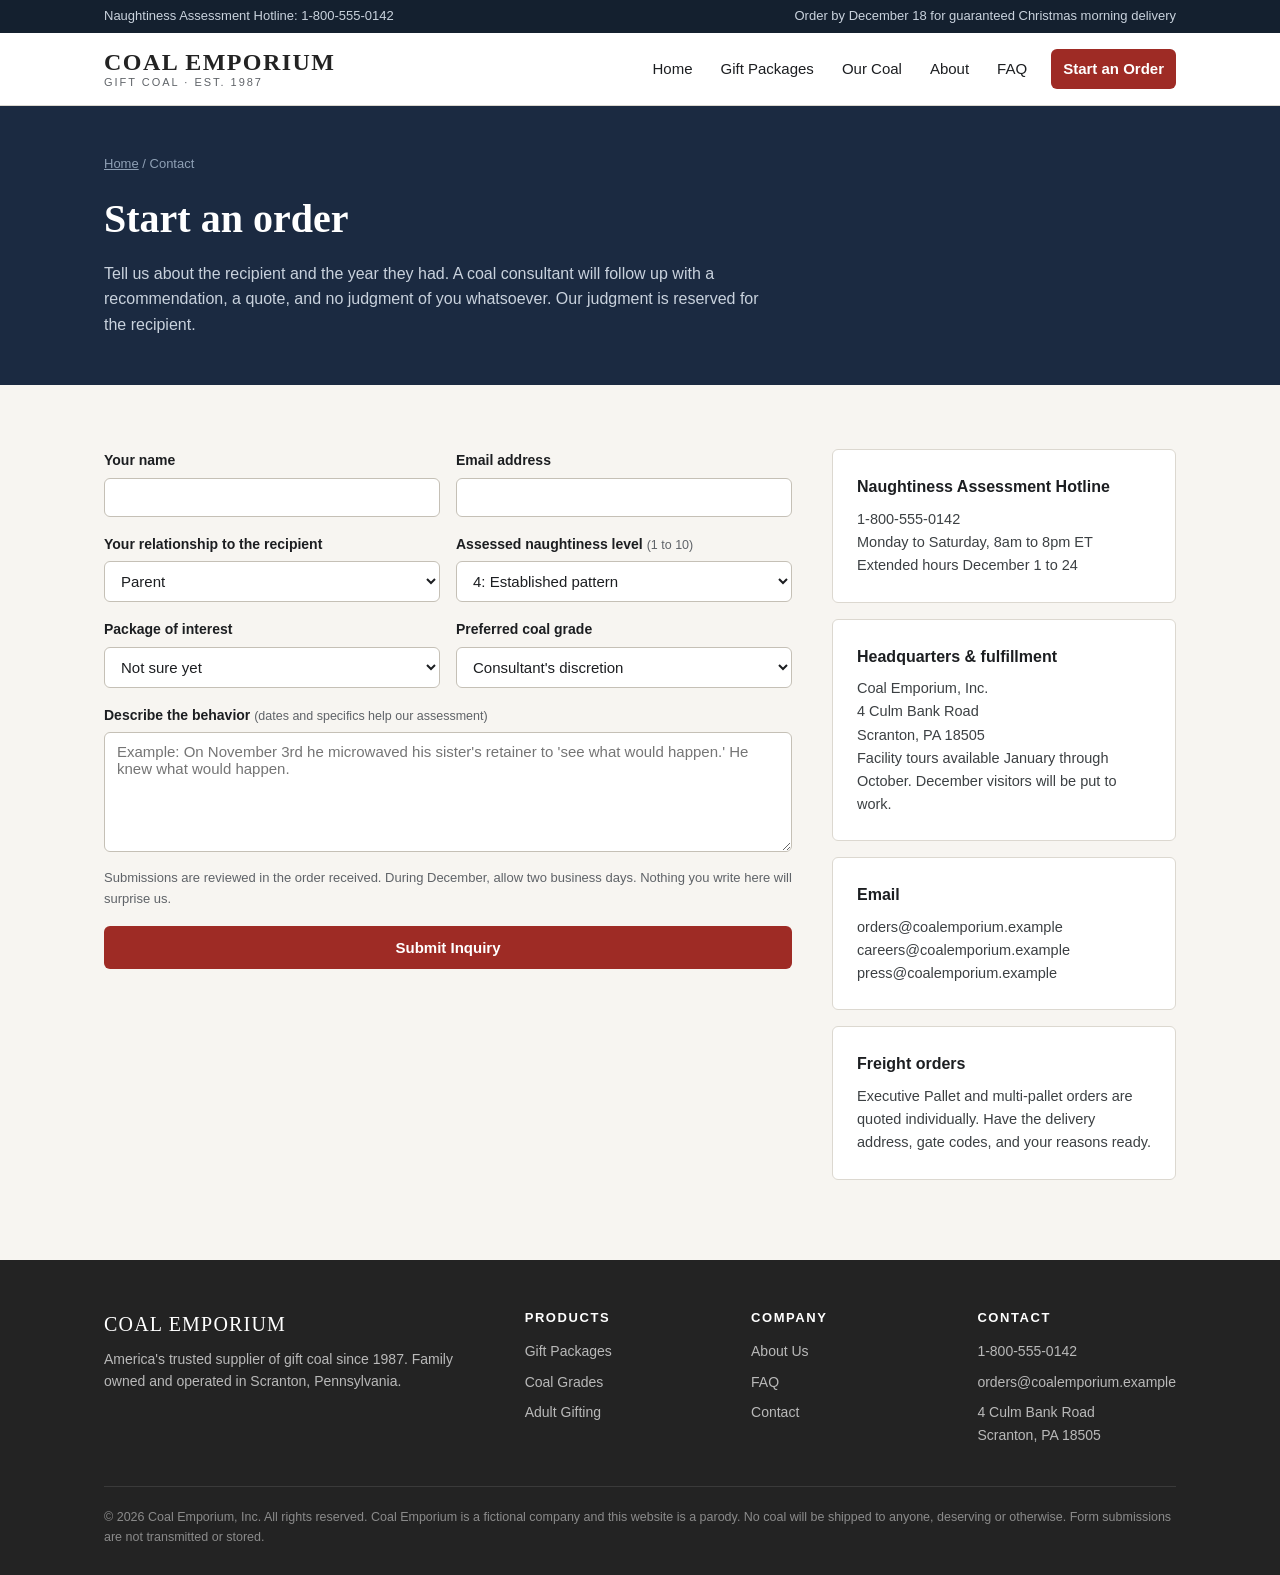
<file: contact.html>
<!DOCTYPE html>
<html lang="en">
<head>
  <meta charset="UTF-8">
  <meta name="viewport" content="width=device-width, initial-scale=1.0">
  <title>Contact &amp; Orders | Coal Emporium</title>
  <meta name="description" content="Start a gift coal order or reach the Coal Emporium Naughtiness Assessment Hotline. Consultants available Monday through Saturday.">
  <link rel="stylesheet" href="css/styles.css">
</head>
<body>

  <div class="utility-bar">
    <div class="wrap">
      <span>Naughtiness Assessment Hotline: 1-800-555-0142</span>
      <span>Order by December 18 for guaranteed Christmas morning delivery</span>
    </div>
  </div>

  <header class="site-header">
    <div class="wrap">
      <a class="brand" href="index.html">
        <span class="brand-name">COAL EMPORIUM</span>
        <span class="brand-tag">Gift Coal &middot; Est. 1987</span>
      </a>
      <button class="nav-toggle" aria-label="Toggle navigation" aria-expanded="false">&#9776;</button>
      <nav class="main-nav">
        <a href="index.html">Home</a>
        <a href="packages.html">Gift Packages</a>
        <a href="coal.html">Our Coal</a>
        <a href="about.html">About</a>
        <a href="faq.html">FAQ</a>
        <a href="contact.html" class="nav-cta">Start an Order</a>
      </nav>
    </div>
  </header>

  <section class="page-hero">
    <div class="wrap">
      <div class="breadcrumb"><a href="index.html">Home</a> / Contact</div>
      <h1>Start an order</h1>
      <p>Tell us about the recipient and the year they had. A coal consultant will follow up with a recommendation, a quote, and no judgment of you whatsoever. Our judgment is reserved for the recipient.</p>
    </div>
  </section>

  <section class="section">
    <div class="wrap">
      <div class="contact-cols">
        <form id="contact-form" class="form-grid" novalidate>
          <div class="form-field">
            <label for="field-name">Your name</label>
            <input type="text" id="field-name" name="name" required autocomplete="name">
          </div>
          <div class="form-field">
            <label for="field-email">Email address</label>
            <input type="email" id="field-email" name="email" required autocomplete="email">
          </div>
          <div class="form-field">
            <label for="field-relationship">Your relationship to the recipient</label>
            <select id="field-relationship" name="relationship">
              <option>Parent</option>
              <option>Spouse</option>
              <option>Grandparent</option>
              <option>Sibling</option>
              <option>In-law</option>
              <option>Coworker</option>
              <option>Other (explain below)</option>
            </select>
          </div>
          <div class="form-field">
            <label for="field-level">Assessed naughtiness level <span class="hint">(1 to 10)</span></label>
            <select id="field-level" name="level">
              <option value="1">1: Isolated incident</option>
              <option value="2">2: Minor attitude</option>
              <option value="3">3: Developing pattern</option>
              <option value="4" selected>4: Established pattern</option>
              <option value="5">5: Multiple incidents</option>
              <option value="6">6: Coordinated behavior</option>
              <option value="7">7: School was involved</option>
              <option value="8">8: Authorities were nearly involved</option>
              <option value="9">9: We should talk by phone</option>
              <option value="10">10: You know what they did</option>
            </select>
          </div>
          <div class="form-field">
            <label for="field-package">Package of interest</label>
            <select id="field-package" name="package">
              <option>Not sure yet</option>
              <option>The Warning Shot (6 oz)</option>
              <option>The Standard Stocking (2 lbs)</option>
              <option>The Household Correction Bundle (10 lbs)</option>
              <option>The Full Reckoning (40 lbs)</option>
              <option>The Anniversary Lump (12 oz, polished)</option>
              <option>The Executive Pallet (half ton)</option>
            </select>
          </div>
          <div class="form-field">
            <label for="field-grade">Preferred coal grade</label>
            <select id="field-grade" name="grade">
              <option>Consultant's discretion</option>
              <option>Economy Lignite</option>
              <option>Classic Bituminous</option>
              <option>Premium Anthracite</option>
              <option>Heirloom Reserve (allocation request)</option>
            </select>
          </div>
          <div class="form-field full">
            <label for="field-message">Describe the behavior <span class="hint">(dates and specifics help our assessment)</span></label>
            <textarea id="field-message" name="message" placeholder="Example: On November 3rd he microwaved his sister's retainer to 'see what would happen.' He knew what would happen."></textarea>
          </div>
          <p class="form-note">Submissions are reviewed in the order received. During December, allow two business days. Nothing you write here will surprise us.</p>
          <div class="form-success" id="form-success" role="status"></div>
          <div class="form-field full">
            <button type="submit" class="btn btn-primary">Submit Inquiry</button>
          </div>
        </form>

        <aside>
          <div class="info-box">
            <h3>Naughtiness Assessment Hotline</h3>
            <p>1-800-555-0142<br>Monday to Saturday, 8am to 8pm ET<br>Extended hours December 1 to 24</p>
          </div>
          <div class="info-box">
            <h3>Headquarters &amp; fulfillment</h3>
            <p>Coal Emporium, Inc.<br>4 Culm Bank Road<br>Scranton, PA 18505</p>
            <p>Facility tours available January through October. December visitors will be put to work.</p>
          </div>
          <div class="info-box">
            <h3>Email</h3>
            <p>orders@coalemporium.example<br>careers@coalemporium.example<br>press@coalemporium.example</p>
          </div>
          <div class="info-box">
            <h3>Freight orders</h3>
            <p>Executive Pallet and multi-pallet orders are quoted individually. Have the delivery address, gate codes, and your reasons ready.</p>
          </div>
        </aside>
      </div>
    </div>
  </section>

  <footer class="site-footer">
    <div class="wrap">
      <div class="footer-cols">
        <div>
          <div class="footer-brand">COAL EMPORIUM</div>
          <p>America's trusted supplier of gift coal since 1987. Family owned and operated in Scranton, Pennsylvania.</p>
        </div>
        <div>
          <h4>Products</h4>
          <ul>
            <li><a href="packages.html">Gift Packages</a></li>
            <li><a href="coal.html">Coal Grades</a></li>
            <li><a href="packages.html#adult-gifting">Adult Gifting</a></li>
          </ul>
        </div>
        <div>
          <h4>Company</h4>
          <ul>
            <li><a href="about.html">About Us</a></li>
            <li><a href="faq.html">FAQ</a></li>
            <li><a href="contact.html">Contact</a></li>
          </ul>
        </div>
        <div>
          <h4>Contact</h4>
          <ul>
            <li>1-800-555-0142</li>
            <li>orders@coalemporium.example</li>
            <li>4 Culm Bank Road<br>Scranton, PA 18505</li>
          </ul>
        </div>
      </div>
      <div class="footer-legal">
        <p>&copy; <span id="year"></span> Coal Emporium, Inc. All rights reserved. Coal Emporium is a fictional company and this website is a parody. No coal will be shipped to anyone, deserving or otherwise. Form submissions are not transmitted or stored.</p>
      </div>
    </div>
  </footer>

  <script src="js/main.js"></script>
</body>
</html>
</file>
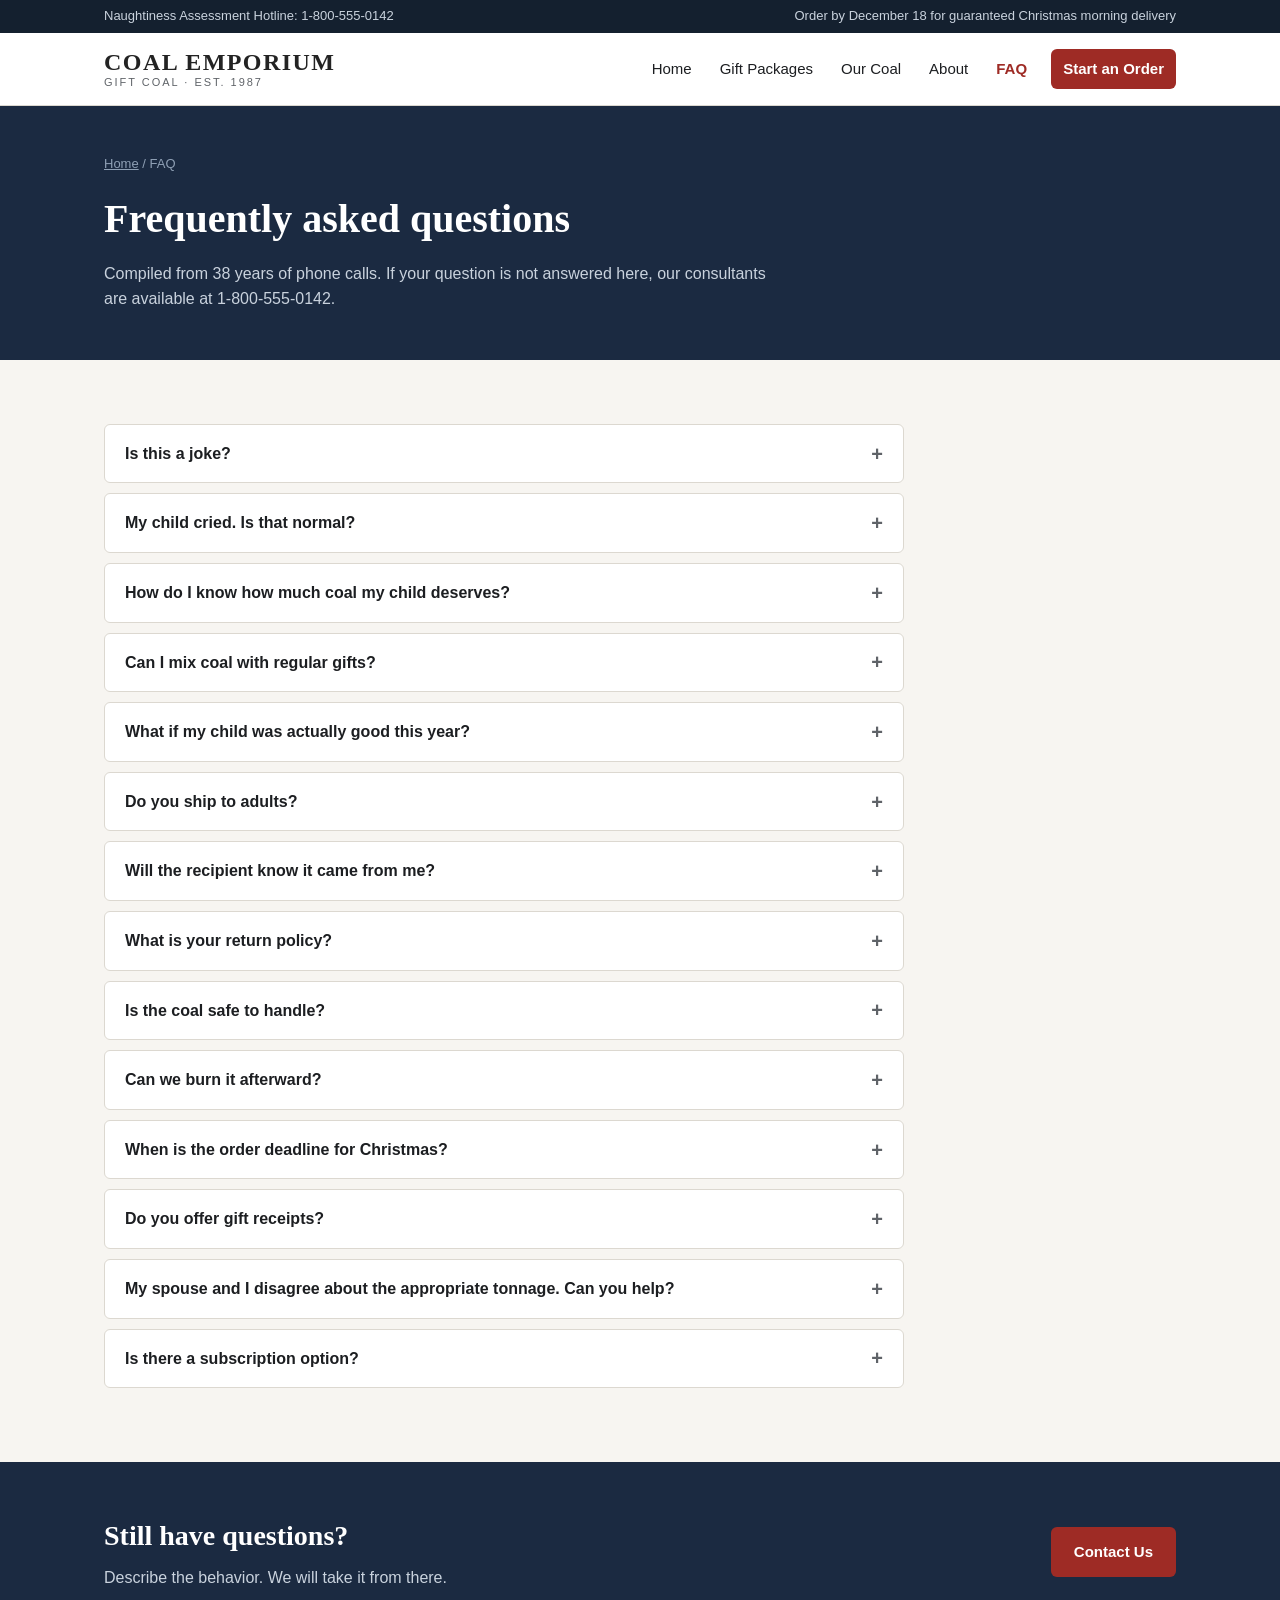
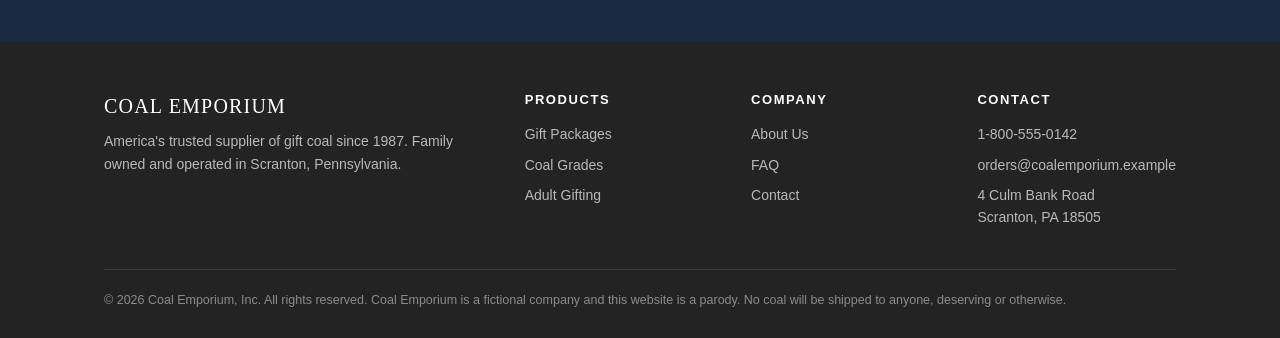
<file: faq.html>
<!DOCTYPE html>
<html lang="en">
<head>
  <meta charset="UTF-8">
  <meta name="viewport" content="width=device-width, initial-scale=1.0">
  <title>Frequently Asked Questions | Coal Emporium</title>
  <meta name="description" content="Answers to common questions about ordering gift coal, shipping timelines, returns, and what to do when the recipient cries.">
  <link rel="stylesheet" href="css/styles.css">
</head>
<body>

  <div class="utility-bar">
    <div class="wrap">
      <span>Naughtiness Assessment Hotline: 1-800-555-0142</span>
      <span>Order by December 18 for guaranteed Christmas morning delivery</span>
    </div>
  </div>

  <header class="site-header">
    <div class="wrap">
      <a class="brand" href="index.html">
        <span class="brand-name">COAL EMPORIUM</span>
        <span class="brand-tag">Gift Coal &middot; Est. 1987</span>
      </a>
      <button class="nav-toggle" aria-label="Toggle navigation" aria-expanded="false">&#9776;</button>
      <nav class="main-nav">
        <a href="index.html">Home</a>
        <a href="packages.html">Gift Packages</a>
        <a href="coal.html">Our Coal</a>
        <a href="about.html">About</a>
        <a href="faq.html">FAQ</a>
        <a href="contact.html" class="nav-cta">Start an Order</a>
      </nav>
    </div>
  </header>

  <section class="page-hero">
    <div class="wrap">
      <div class="breadcrumb"><a href="index.html">Home</a> / FAQ</div>
      <h1>Frequently asked questions</h1>
      <p>Compiled from 38 years of phone calls. If your question is not answered here, our consultants are available at 1-800-555-0142.</p>
    </div>
  </section>

  <section class="section">
    <div class="wrap">
      <div class="faq-list">

        <details>
          <summary>Is this a joke?</summary>
          <div class="faq-answer">
            <p>No. We are a coal gifting company. We sell coal, for gifts.</p>
          </div>
        </details>

        <details>
          <summary>My child cried. Is that normal?</summary>
          <div class="faq-answer">
            <p>Yes. Crying indicates the message was received. In our January surveys, households reporting tears on the 25th also report the largest behavioral improvements by March. Comfort the child, then point to the voucher if you purchased one.</p>
          </div>
        </details>

        <details>
          <summary>How do I know how much coal my child deserves?</summary>
          <div class="faq-answer">
            <p>Use the recommender on our packages page, or call the Naughtiness Assessment Hotline and describe the year's incidents to a consultant. Be specific. "He's been a handful" gets you a follow up question. "He sold his sister's bike to a classmate" gets you a weight.</p>
          </div>
        </details>

        <details>
          <summary>Can I mix coal with regular gifts?</summary>
          <div class="faq-answer">
            <p>We advise against it. Mixed messaging is the leading cause of repeat orders. A stocking that holds both coal and a gift card tells the child that consequences are negotiable. If the year had bright spots, our January Redemption Voucher preserves the incentive structure without diluting the morning itself.</p>
          </div>
        </details>

        <details>
          <summary>What if my child was actually good this year?</summary>
          <div class="faq-answer">
            <p>Then you do not need us, and we are glad for you. Some customers order a Warning Shot to keep on the shelf, unwrapped and visible, as a standing reference. We call this a deterrent placement and it is fully within the intended use of the product.</p>
          </div>
        </details>

        <details>
          <summary>Do you ship to adults?</summary>
          <div class="faq-answer">
            <p>Roughly a quarter of our volume goes to recipients over eighteen. Spouses, in-laws, adult children, and group chat administrators are all served by our adult line. Freight deliveries require a signature, which our customers consistently describe as the best part.</p>
          </div>
        </details>

        <details>
          <summary>Will the recipient know it came from me?</summary>
          <div class="faq-answer">
            <p>Only if you want them to. The gift tag can carry your name, remain blank, or read "You know why." The third option is chosen by 61 percent of adult line customers.</p>
          </div>
        </details>

        <details>
          <summary>What is your return policy?</summary>
          <div class="faq-answer">
            <p>We do not accept returns of coal once behavior has improved, as the product has performed as intended. Unopened packages may be exchanged within 30 days for a package of equal or greater naughtiness. Refunds are issued only when our Assessment team concludes the recipient was, on review, nice.</p>
          </div>
        </details>

        <details>
          <summary>Is the coal safe to handle?</summary>
          <div class="faq-answer">
            <p>Yes. Every lump is washed, dried, and sealed before packing, and children's packages contain no lump small enough to swallow or large enough to throw effectively. Coal is a rock. Treat it like one. Wash hands after extended handling, and do not permit the recipient to eat it out of spite. It has happened.</p>
          </div>
        </details>

        <details>
          <summary>Can we burn it afterward?</summary>
          <div class="faq-answer">
            <p>Gift coal is sold for sentimental and instructional purposes and is not graded as fuel. Most families keep the lump. Some engrave the year on it. One customer in Vermont has a mantel arrangement covering 2011 through 2024, with a gap in 2017 that the family does not discuss.</p>
          </div>
        </details>

        <details>
          <summary>When is the order deadline for Christmas?</summary>
          <div class="faq-answer">
            <p>December 18 for standard packages, December 15 for freight. Orders placed after the deadline ship with a card reading "Your coal is on its way," which several customers have told us was somehow worse. We print the cards anyway.</p>
          </div>
        </details>

        <details>
          <summary>Do you offer gift receipts?</summary>
          <div class="faq-answer">
            <p>Yes. The gift receipt lists the package, the assessed naughtiness level, and the phrase "exchanges permitted, explanations required." Recipients who attempt an exchange are connected with our Assessment team, and most withdraw the request within the first three questions.</p>
          </div>
        </details>

        <details>
          <summary>My spouse and I disagree about the appropriate tonnage. Can you help?</summary>
          <div class="faq-answer">
            <p>This is the most common December call. Our consultants will hear both accounts and issue a written recommendation. The recommendation is binding on no one, but it is on letterhead, and in most households that settles it.</p>
          </div>
        </details>

        <details>
          <summary>Is there a subscription option?</summary>
          <div class="faq-answer">
            <p>The Perennial Plan ships a Standard Stocking every December until canceled. Families enroll after the second consecutive coal year. Cancellation requires two consecutive years of documented good behavior or one heartfelt letter from the recipient, reviewed case by case.</p>
          </div>
        </details>

      </div>
    </div>
  </section>

  <section class="cta-band">
    <div class="wrap">
      <div>
        <h2>Still have questions?</h2>
        <p>Describe the behavior. We will take it from there.</p>
      </div>
      <a class="btn btn-primary" href="contact.html">Contact Us</a>
    </div>
  </section>

  <footer class="site-footer">
    <div class="wrap">
      <div class="footer-cols">
        <div>
          <div class="footer-brand">COAL EMPORIUM</div>
          <p>America's trusted supplier of gift coal since 1987. Family owned and operated in Scranton, Pennsylvania.</p>
        </div>
        <div>
          <h4>Products</h4>
          <ul>
            <li><a href="packages.html">Gift Packages</a></li>
            <li><a href="coal.html">Coal Grades</a></li>
            <li><a href="packages.html#adult-gifting">Adult Gifting</a></li>
          </ul>
        </div>
        <div>
          <h4>Company</h4>
          <ul>
            <li><a href="about.html">About Us</a></li>
            <li><a href="faq.html">FAQ</a></li>
            <li><a href="contact.html">Contact</a></li>
          </ul>
        </div>
        <div>
          <h4>Contact</h4>
          <ul>
            <li>1-800-555-0142</li>
            <li>orders@coalemporium.example</li>
            <li>4 Culm Bank Road<br>Scranton, PA 18505</li>
          </ul>
        </div>
      </div>
      <div class="footer-legal">
        <p>&copy; <span id="year"></span> Coal Emporium, Inc. All rights reserved. Coal Emporium is a fictional company and this website is a parody. No coal will be shipped to anyone, deserving or otherwise.</p>
      </div>
    </div>
  </footer>

  <script src="js/main.js"></script>
</body>
</html>
</file>
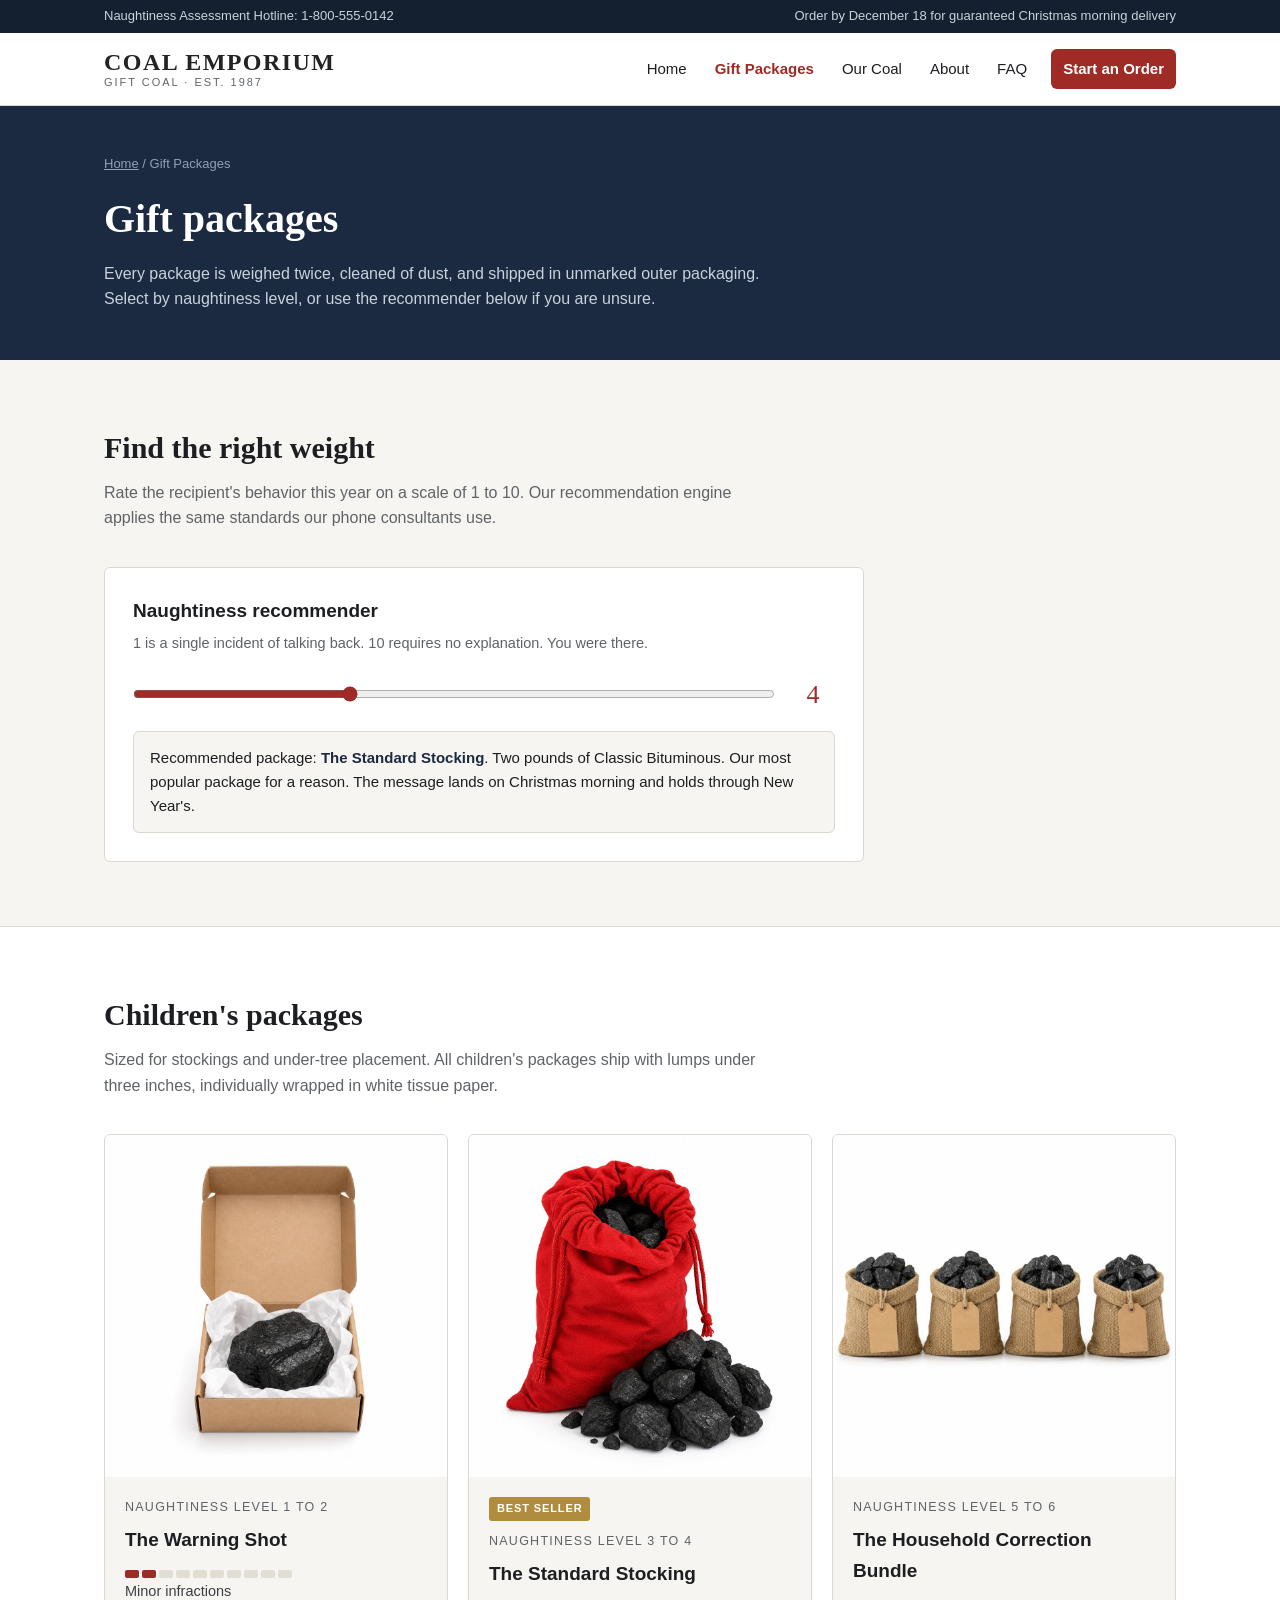
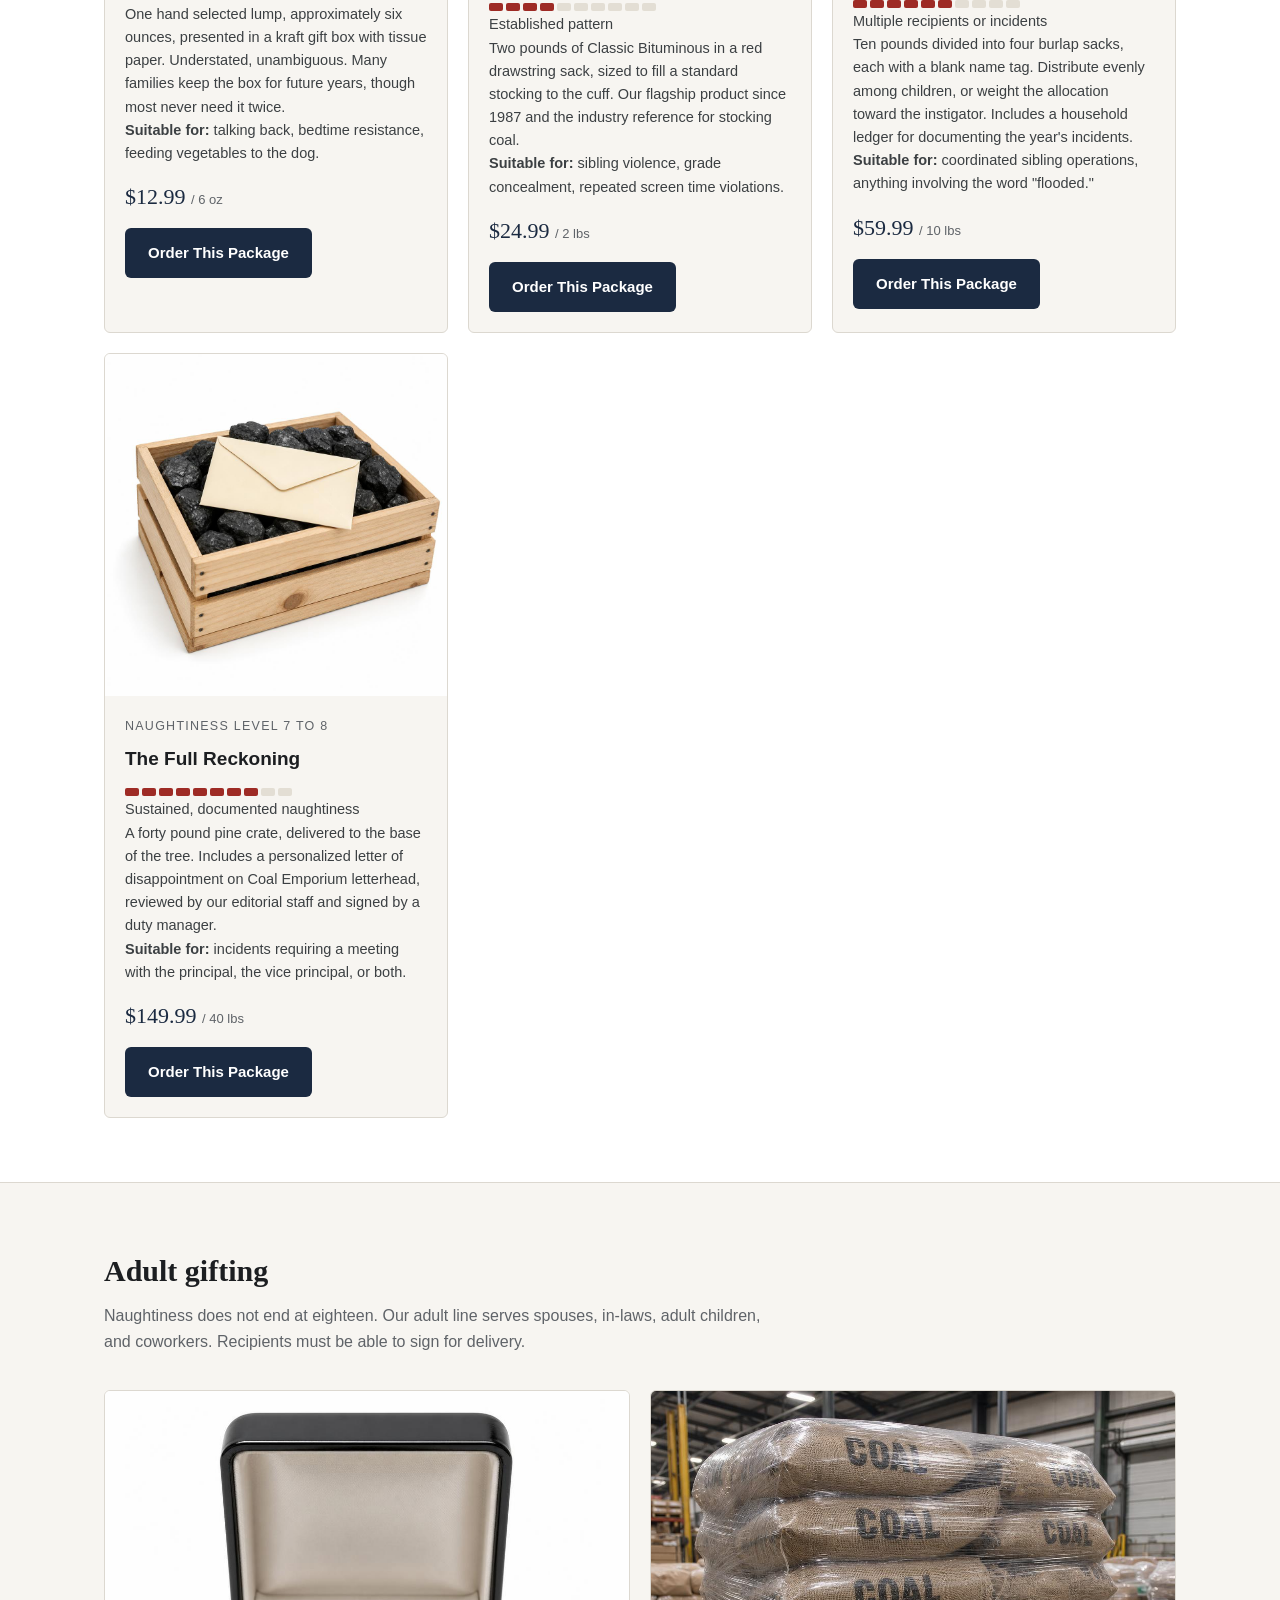
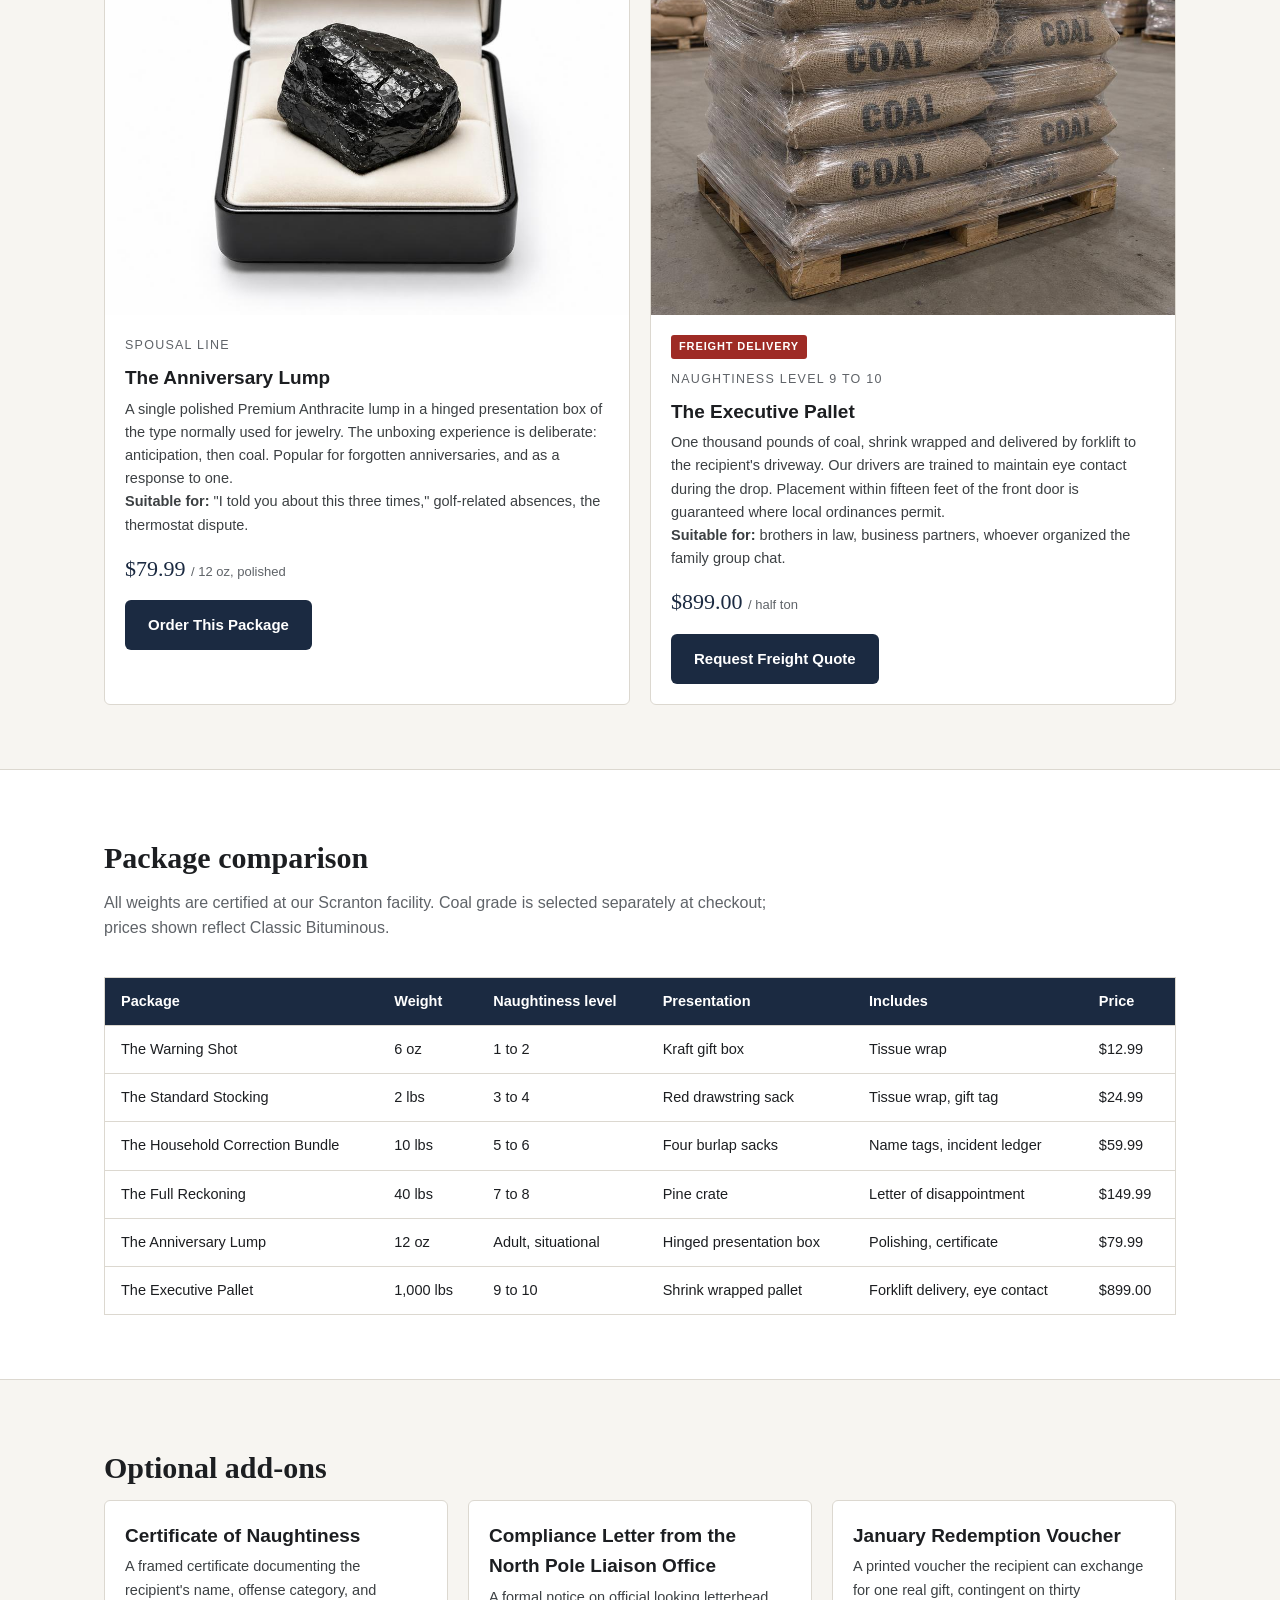
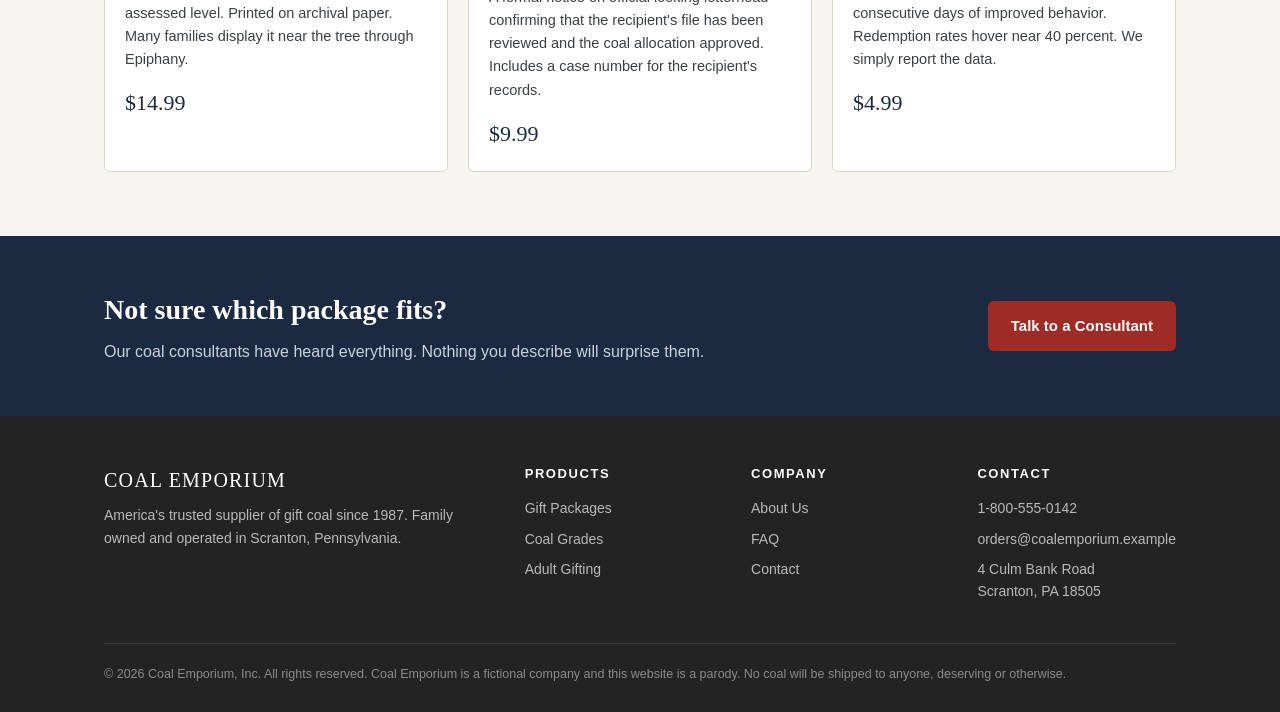
<file: packages.html>
<!DOCTYPE html>
<html lang="en">
<head>
  <meta charset="UTF-8">
  <meta name="viewport" content="width=device-width, initial-scale=1.0">
  <title>Gift Packages | Coal Emporium</title>
  <meta name="description" content="Coal gift packages for every level of naughtiness, from a single lump to a half ton pallet. Compare weights, presentation formats, and pricing.">
  <link rel="stylesheet" href="css/styles.css">
</head>
<body>

  <div class="utility-bar">
    <div class="wrap">
      <span>Naughtiness Assessment Hotline: 1-800-555-0142</span>
      <span>Order by December 18 for guaranteed Christmas morning delivery</span>
    </div>
  </div>

  <header class="site-header">
    <div class="wrap">
      <a class="brand" href="index.html">
        <span class="brand-name">COAL EMPORIUM</span>
        <span class="brand-tag">Gift Coal &middot; Est. 1987</span>
      </a>
      <button class="nav-toggle" aria-label="Toggle navigation" aria-expanded="false">&#9776;</button>
      <nav class="main-nav">
        <a href="index.html">Home</a>
        <a href="packages.html">Gift Packages</a>
        <a href="coal.html">Our Coal</a>
        <a href="about.html">About</a>
        <a href="faq.html">FAQ</a>
        <a href="contact.html" class="nav-cta">Start an Order</a>
      </nav>
    </div>
  </header>

  <section class="page-hero">
    <div class="wrap">
      <div class="breadcrumb"><a href="index.html">Home</a> / Gift Packages</div>
      <h1>Gift packages</h1>
      <p>Every package is weighed twice, cleaned of dust, and shipped in unmarked outer packaging. Select by naughtiness level, or use the recommender below if you are unsure.</p>
    </div>
  </section>

  <section class="section">
    <div class="wrap">
      <h2>Find the right weight</h2>
      <p class="section-intro">Rate the recipient's behavior this year on a scale of 1 to 10. Our recommendation engine applies the same standards our phone consultants use.</p>
      <div class="recommender">
        <h3>Naughtiness recommender</h3>
        <p>1 is a single incident of talking back. 10 requires no explanation. You were there.</p>
        <div class="rec-row">
          <input type="range" id="naughtiness-slider" min="1" max="10" value="4" step="1" aria-label="Naughtiness level from 1 to 10">
          <div class="rec-value" id="naughtiness-value">4</div>
        </div>
        <div class="rec-result" id="recommender-result"></div>
      </div>
    </div>
  </section>

  <section class="section section-alt">
    <div class="wrap">
      <h2>Children's packages</h2>
      <p class="section-intro">Sized for stockings and under-tree placement. All children's packages ship with lumps under three inches, individually wrapped in white tissue paper.</p>
      <div class="card-grid">
        <div class="card">
          <img src="images/pkg-warning-shot.jpg" alt="A single lump of coal in a small kraft gift box with tissue paper">
          <div class="card-body">
            <div class="card-meta">Naughtiness level 1 to 2</div>
            <h3>The Warning Shot</h3>
            <div class="meter"><span class="on"></span><span class="on"></span><span></span><span></span><span></span><span></span><span></span><span></span><span></span><span></span></div>
            <p class="meter-label">Minor infractions</p>
            <p>One hand selected lump, approximately six ounces, presented in a kraft gift box with tissue paper. Understated, unambiguous. Many families keep the box for future years, though most never need it twice.</p>
            <p><strong>Suitable for:</strong> talking back, bedtime resistance, feeding vegetables to the dog.</p>
            <div class="card-price">$12.99 <span>/ 6 oz</span></div>
            <div class="card-actions"><a class="btn btn-quiet" href="contact.html">Order This Package</a></div>
          </div>
        </div>
        <div class="card">
          <img src="images/pkg-stocking.jpg" alt="A red drawstring sack with lumps of coal beside a Christmas stocking">
          <div class="card-body">
            <span class="badge">Best Seller</span>
            <div class="card-meta">Naughtiness level 3 to 4</div>
            <h3>The Standard Stocking</h3>
            <div class="meter"><span class="on"></span><span class="on"></span><span class="on"></span><span class="on"></span><span></span><span></span><span></span><span></span><span></span><span></span></div>
            <p class="meter-label">Established pattern</p>
            <p>Two pounds of Classic Bituminous in a red drawstring sack, sized to fill a standard stocking to the cuff. Our flagship product since 1987 and the industry reference for stocking coal.</p>
            <p><strong>Suitable for:</strong> sibling violence, grade concealment, repeated screen time violations.</p>
            <div class="card-price">$24.99 <span>/ 2 lbs</span></div>
            <div class="card-actions"><a class="btn btn-quiet" href="contact.html">Order This Package</a></div>
          </div>
        </div>
        <div class="card">
          <img src="images/pkg-family.jpg" alt="Four small labeled burlap sacks of coal arranged in a row">
          <div class="card-body">
            <div class="card-meta">Naughtiness level 5 to 6</div>
            <h3>The Household Correction Bundle</h3>
            <div class="meter"><span class="on"></span><span class="on"></span><span class="on"></span><span class="on"></span><span class="on"></span><span class="on"></span><span></span><span></span><span></span><span></span></div>
            <p class="meter-label">Multiple recipients or incidents</p>
            <p>Ten pounds divided into four burlap sacks, each with a blank name tag. Distribute evenly among children, or weight the allocation toward the instigator. Includes a household ledger for documenting the year's incidents.</p>
            <p><strong>Suitable for:</strong> coordinated sibling operations, anything involving the word "flooded."</p>
            <div class="card-price">$59.99 <span>/ 10 lbs</span></div>
            <div class="card-actions"><a class="btn btn-quiet" href="contact.html">Order This Package</a></div>
          </div>
        </div>
        <div class="card">
          <img src="images/pkg-reckoning.jpg" alt="A wooden crate filled with coal, with a sealed envelope resting on top">
          <div class="card-body">
            <div class="card-meta">Naughtiness level 7 to 8</div>
            <h3>The Full Reckoning</h3>
            <div class="meter"><span class="on"></span><span class="on"></span><span class="on"></span><span class="on"></span><span class="on"></span><span class="on"></span><span class="on"></span><span class="on"></span><span></span><span></span></div>
            <p class="meter-label">Sustained, documented naughtiness</p>
            <p>A forty pound pine crate, delivered to the base of the tree. Includes a personalized letter of disappointment on Coal Emporium letterhead, reviewed by our editorial staff and signed by a duty manager.</p>
            <p><strong>Suitable for:</strong> incidents requiring a meeting with the principal, the vice principal, or both.</p>
            <div class="card-price">$149.99 <span>/ 40 lbs</span></div>
            <div class="card-actions"><a class="btn btn-quiet" href="contact.html">Order This Package</a></div>
          </div>
        </div>
      </div>
    </div>
  </section>

  <section class="section" id="adult-gifting">
    <div class="wrap">
      <h2>Adult gifting</h2>
      <p class="section-intro">Naughtiness does not end at eighteen. Our adult line serves spouses, in-laws, adult children, and coworkers. Recipients must be able to sign for delivery.</p>
      <div class="card-grid cols-2">
        <div class="card">
          <img src="images/pkg-spousal.jpg" alt="A single polished lump of coal in a hinged gift box, presented like jewelry">
          <div class="card-body">
            <div class="card-meta">Spousal line</div>
            <h3>The Anniversary Lump</h3>
            <p>A single polished Premium Anthracite lump in a hinged presentation box of the type normally used for jewelry. The unboxing experience is deliberate: anticipation, then coal. Popular for forgotten anniversaries, and as a response to one.</p>
            <p><strong>Suitable for:</strong> "I told you about this three times," golf-related absences, the thermostat dispute.</p>
            <div class="card-price">$79.99 <span>/ 12 oz, polished</span></div>
            <div class="card-actions"><a class="btn btn-quiet" href="contact.html">Order This Package</a></div>
          </div>
        </div>
        <div class="card">
          <img src="images/pkg-pallet.jpg" alt="A shrink wrapped pallet stacked with sacks of coal in a warehouse">
          <div class="card-body">
            <span class="badge badge-red">Freight Delivery</span>
            <div class="card-meta">Naughtiness level 9 to 10</div>
            <h3>The Executive Pallet</h3>
            <p>One thousand pounds of coal, shrink wrapped and delivered by forklift to the recipient's driveway. Our drivers are trained to maintain eye contact during the drop. Placement within fifteen feet of the front door is guaranteed where local ordinances permit.</p>
            <p><strong>Suitable for:</strong> brothers in law, business partners, whoever organized the family group chat.</p>
            <div class="card-price">$899.00 <span>/ half ton</span></div>
            <div class="card-actions"><a class="btn btn-quiet" href="contact.html">Request Freight Quote</a></div>
          </div>
        </div>
      </div>
    </div>
  </section>

  <section class="section section-alt">
    <div class="wrap">
      <h2>Package comparison</h2>
      <p class="section-intro">All weights are certified at our Scranton facility. Coal grade is selected separately at checkout; prices shown reflect Classic Bituminous.</p>
      <div class="table-scroll">
        <table class="spec">
          <thead>
            <tr>
              <th>Package</th>
              <th>Weight</th>
              <th>Naughtiness level</th>
              <th>Presentation</th>
              <th>Includes</th>
              <th>Price</th>
            </tr>
          </thead>
          <tbody>
            <tr>
              <td>The Warning Shot</td>
              <td>6 oz</td>
              <td>1 to 2</td>
              <td>Kraft gift box</td>
              <td>Tissue wrap</td>
              <td>$12.99</td>
            </tr>
            <tr>
              <td>The Standard Stocking</td>
              <td>2 lbs</td>
              <td>3 to 4</td>
              <td>Red drawstring sack</td>
              <td>Tissue wrap, gift tag</td>
              <td>$24.99</td>
            </tr>
            <tr>
              <td>The Household Correction Bundle</td>
              <td>10 lbs</td>
              <td>5 to 6</td>
              <td>Four burlap sacks</td>
              <td>Name tags, incident ledger</td>
              <td>$59.99</td>
            </tr>
            <tr>
              <td>The Full Reckoning</td>
              <td>40 lbs</td>
              <td>7 to 8</td>
              <td>Pine crate</td>
              <td>Letter of disappointment</td>
              <td>$149.99</td>
            </tr>
            <tr>
              <td>The Anniversary Lump</td>
              <td>12 oz</td>
              <td>Adult, situational</td>
              <td>Hinged presentation box</td>
              <td>Polishing, certificate</td>
              <td>$79.99</td>
            </tr>
            <tr>
              <td>The Executive Pallet</td>
              <td>1,000 lbs</td>
              <td>9 to 10</td>
              <td>Shrink wrapped pallet</td>
              <td>Forklift delivery, eye contact</td>
              <td>$899.00</td>
            </tr>
          </tbody>
        </table>
      </div>
    </div>
  </section>

  <section class="section">
    <div class="wrap">
      <h2>Optional add-ons</h2>
      <div class="card-grid">
        <div class="card">
          <div class="card-body">
            <h3>Certificate of Naughtiness</h3>
            <p>A framed certificate documenting the recipient's name, offense category, and assessed level. Printed on archival paper. Many families display it near the tree through Epiphany.</p>
            <div class="card-price">$14.99</div>
          </div>
        </div>
        <div class="card">
          <div class="card-body">
            <h3>Compliance Letter from the North Pole Liaison Office</h3>
            <p>A formal notice on official looking letterhead confirming that the recipient's file has been reviewed and the coal allocation approved. Includes a case number for the recipient's records.</p>
            <div class="card-price">$9.99</div>
          </div>
        </div>
        <div class="card">
          <div class="card-body">
            <h3>January Redemption Voucher</h3>
            <p>A printed voucher the recipient can exchange for one real gift, contingent on thirty consecutive days of improved behavior. Redemption rates hover near 40 percent. We simply report the data.</p>
            <div class="card-price">$4.99</div>
          </div>
        </div>
      </div>
    </div>
  </section>

  <section class="cta-band">
    <div class="wrap">
      <div>
        <h2>Not sure which package fits?</h2>
        <p>Our coal consultants have heard everything. Nothing you describe will surprise them.</p>
      </div>
      <a class="btn btn-primary" href="contact.html">Talk to a Consultant</a>
    </div>
  </section>

  <footer class="site-footer">
    <div class="wrap">
      <div class="footer-cols">
        <div>
          <div class="footer-brand">COAL EMPORIUM</div>
          <p>America's trusted supplier of gift coal since 1987. Family owned and operated in Scranton, Pennsylvania.</p>
        </div>
        <div>
          <h4>Products</h4>
          <ul>
            <li><a href="packages.html">Gift Packages</a></li>
            <li><a href="coal.html">Coal Grades</a></li>
            <li><a href="packages.html#adult-gifting">Adult Gifting</a></li>
          </ul>
        </div>
        <div>
          <h4>Company</h4>
          <ul>
            <li><a href="about.html">About Us</a></li>
            <li><a href="faq.html">FAQ</a></li>
            <li><a href="contact.html">Contact</a></li>
          </ul>
        </div>
        <div>
          <h4>Contact</h4>
          <ul>
            <li>1-800-555-0142</li>
            <li>orders@coalemporium.example</li>
            <li>4 Culm Bank Road<br>Scranton, PA 18505</li>
          </ul>
        </div>
      </div>
      <div class="footer-legal">
        <p>&copy; <span id="year"></span> Coal Emporium, Inc. All rights reserved. Coal Emporium is a fictional company and this website is a parody. No coal will be shipped to anyone, deserving or otherwise.</p>
      </div>
    </div>
  </footer>

  <script src="js/main.js"></script>
</body>
</html>
</file>
<file: css/styles.css>
/* Coal Emporium, Inc. corporate stylesheet */

:root {
  --ink: #1c1e21;
  --coal: #232323;
  --navy: #1b2a41;
  --navy-dark: #14202f;
  --paper: #f7f5f1;
  --white: #ffffff;
  --line: #dcd8d0;
  --muted: #5f6368;
  --accent: #9e2b25;
  --accent-dark: #7d211c;
  --gold: #b08d3e;
  --radius: 6px;
  --max-width: 1120px;
  --font-body: -apple-system, BlinkMacSystemFont, "Segoe UI", Roboto, "Helvetica Neue", Arial, sans-serif;
  --font-head: Georgia, "Times New Roman", serif;
}

* { margin: 0; padding: 0; box-sizing: border-box; }

html { scroll-behavior: smooth; }

body {
  font-family: var(--font-body);
  color: var(--ink);
  background: var(--paper);
  line-height: 1.6;
  font-size: 16px;
}

img { max-width: 100%; display: block; }

a { color: var(--navy); }

.wrap {
  max-width: var(--max-width);
  margin: 0 auto;
  padding: 0 24px;
}

/* Utility bar */
.utility-bar {
  background: var(--navy-dark);
  color: #c9d2dd;
  font-size: 13px;
  padding: 6px 0;
}
.utility-bar .wrap {
  display: flex;
  justify-content: space-between;
  gap: 16px;
  flex-wrap: wrap;
}
.utility-bar a { color: #c9d2dd; text-decoration: none; }
.utility-bar a:hover { text-decoration: underline; }

/* Header */
.site-header {
  background: var(--white);
  border-bottom: 1px solid var(--line);
  position: sticky;
  top: 0;
  z-index: 50;
}
.site-header .wrap {
  display: flex;
  align-items: center;
  justify-content: space-between;
  min-height: 72px;
  gap: 24px;
}
.brand {
  text-decoration: none;
  color: var(--coal);
  display: flex;
  flex-direction: column;
  line-height: 1.15;
}
.brand .brand-name {
  font-family: var(--font-head);
  font-size: 24px;
  font-weight: 700;
  letter-spacing: 0.06em;
}
.brand .brand-tag {
  font-size: 11px;
  text-transform: uppercase;
  letter-spacing: 0.18em;
  color: var(--muted);
}

.main-nav { display: flex; align-items: center; gap: 4px; }
.main-nav a {
  text-decoration: none;
  color: var(--ink);
  font-size: 15px;
  padding: 8px 12px;
  border-radius: var(--radius);
}
.main-nav a:hover { background: #efece6; }
.main-nav a.active {
  color: var(--accent);
  font-weight: 600;
}
.main-nav a.nav-cta {
  background: var(--accent);
  color: var(--white);
  font-weight: 600;
  margin-left: 8px;
}
.main-nav a.nav-cta:hover { background: var(--accent-dark); }

.nav-toggle {
  display: none;
  background: none;
  border: 1px solid var(--line);
  border-radius: var(--radius);
  padding: 8px 10px;
  font-size: 18px;
  cursor: pointer;
  color: var(--ink);
}

/* Hero */
.hero {
  background: var(--navy);
  color: var(--white);
  padding: 64px 0 56px;
}
.hero h1 {
  font-family: var(--font-head);
  font-size: clamp(32px, 5vw, 48px);
  line-height: 1.15;
  max-width: 720px;
}
.hero .hero-sub {
  margin-top: 16px;
  font-size: 18px;
  color: #c9d2dd;
  max-width: 640px;
}
.hero .hero-actions { margin-top: 28px; display: flex; gap: 12px; flex-wrap: wrap; }

.hero-gallery {
  margin-top: 44px;
  display: grid;
  grid-template-columns: repeat(3, 1fr);
  gap: 16px;
}
.hero-gallery .hero-wide { grid-column: 1 / -1; }
.hero-media { position: relative; }
.hero-media .img-title {
  position: absolute;
  top: 3.5%;
  left: 29%;
  text-align: left;
  color: var(--white);
}
.img-title .img-title-main {
  font-family: "Playfair Display", Georgia, "Times New Roman", serif;
  font-style: italic;
  font-weight: 600;
  font-size: clamp(20px, 3.4vw, 46px);
  line-height: 1.1;
  letter-spacing: 0.02em;
  text-shadow: 0 1px 12px rgba(20, 16, 10, 0.45), 0 0 2px rgba(20, 16, 10, 0.3);
}
.img-title .img-title-sub {
  margin-top: 0.45em;
  font-size: clamp(9px, 1.15vw, 15px);
  font-weight: 600;
  text-transform: uppercase;
  letter-spacing: 0.34em;
  color: #eee2c6;
  text-shadow: 0 1px 8px rgba(20, 16, 10, 0.5);
}
.hero-gallery figure {
  background: #2a3b55;
  border-radius: var(--radius);
  overflow: hidden;
}
.hero-gallery img {
  width: 100%;
  aspect-ratio: 3 / 2;
  object-fit: cover;
}
.hero-gallery figcaption {
  font-size: 12.5px;
  color: #aab6c5;
  padding: 8px 12px 10px;
}

/* Buttons */
.btn {
  display: inline-block;
  text-decoration: none;
  font-weight: 600;
  font-size: 15px;
  padding: 12px 22px;
  border-radius: var(--radius);
  border: 1px solid transparent;
  cursor: pointer;
}
.btn-primary { background: var(--accent); color: var(--white); }
.btn-primary:hover { background: var(--accent-dark); }
.btn-secondary { background: transparent; color: var(--white); border-color: #55647c; }
.btn-secondary:hover { border-color: var(--white); }
.btn-quiet { background: var(--navy); color: var(--white); }
.btn-quiet:hover { background: var(--navy-dark); }

/* Stats bar */
.stats-bar { background: var(--white); border-bottom: 1px solid var(--line); }
.stats-bar .wrap {
  display: grid;
  grid-template-columns: repeat(4, 1fr);
  gap: 16px;
  padding-top: 28px;
  padding-bottom: 28px;
  text-align: center;
}
.stat .stat-number {
  font-family: var(--font-head);
  font-size: 28px;
  font-weight: 700;
  color: var(--navy);
}
.stat .stat-label { font-size: 13.5px; color: var(--muted); }

/* Sections */
.section { padding: 64px 0; }
.section-alt { background: var(--white); border-top: 1px solid var(--line); border-bottom: 1px solid var(--line); }
.section h2 {
  font-family: var(--font-head);
  font-size: 30px;
  margin-bottom: 8px;
}
.section .section-intro {
  color: var(--muted);
  max-width: 680px;
  margin-bottom: 36px;
}

/* Cards */
.card-grid {
  display: grid;
  grid-template-columns: repeat(3, 1fr);
  gap: 20px;
}
.card-grid.cols-2 { grid-template-columns: repeat(2, 1fr); }
.card-grid.cols-4 { grid-template-columns: repeat(4, 1fr); }

.card {
  background: var(--white);
  border: 1px solid var(--line);
  border-radius: var(--radius);
  overflow: hidden;
  display: flex;
  flex-direction: column;
}
.section-alt .card { background: var(--paper); }
.card img { aspect-ratio: 1 / 1; object-fit: cover; background: #e8e4dc; }
.card .card-body { padding: 20px; display: flex; flex-direction: column; flex: 1; }
.card h3 { font-size: 19px; margin-bottom: 4px; }
.card .card-meta {
  font-size: 12.5px;
  text-transform: uppercase;
  letter-spacing: 0.1em;
  color: var(--muted);
  margin-bottom: 8px;
}
.card p { font-size: 14.5px; color: #3c4043; }
.card .card-price {
  margin-top: 14px;
  font-family: var(--font-head);
  font-size: 22px;
  color: var(--navy);
}
.card .card-price span { font-size: 13px; color: var(--muted); font-family: var(--font-body); }
.card .card-actions { margin-top: 14px; }
.card .badge {
  align-self: flex-start;
  background: var(--gold);
  color: var(--white);
  font-size: 11px;
  font-weight: 700;
  text-transform: uppercase;
  letter-spacing: 0.08em;
  padding: 3px 8px;
  border-radius: 3px;
  margin-bottom: 10px;
}
.card .badge.badge-red { background: var(--accent); }

/* Naughtiness meter */
.meter {
  display: flex;
  gap: 3px;
  margin: 10px 0 2px;
}
.meter span {
  width: 14px;
  height: 8px;
  border-radius: 2px;
  background: #e3ded4;
}
.meter span.on { background: var(--accent); }
.meter-label { font-size: 12px; color: var(--muted); }

/* Steps */
.steps {
  display: grid;
  grid-template-columns: repeat(3, 1fr);
  gap: 20px;
  counter-reset: step;
}
.step {
  background: var(--white);
  border: 1px solid var(--line);
  border-radius: var(--radius);
  padding: 24px;
}
.step .step-num {
  font-family: var(--font-head);
  font-size: 15px;
  font-weight: 700;
  color: var(--white);
  background: var(--navy);
  width: 32px;
  height: 32px;
  border-radius: 50%;
  display: flex;
  align-items: center;
  justify-content: center;
  margin-bottom: 14px;
}
.step h3 { font-size: 18px; margin-bottom: 6px; }
.step p { font-size: 14.5px; color: #3c4043; }

/* Testimonials */
.quote-grid { display: grid; grid-template-columns: repeat(3, 1fr); gap: 20px; }
.quote {
  background: var(--white);
  border: 1px solid var(--line);
  border-left: 4px solid var(--navy);
  border-radius: var(--radius);
  padding: 22px;
}
.quote p { font-size: 15px; font-style: italic; color: #3c4043; }
.quote cite {
  display: block;
  margin-top: 12px;
  font-style: normal;
  font-size: 13.5px;
  color: var(--muted);
}

/* Tables */
.table-scroll { overflow-x: auto; }
table.spec {
  width: 100%;
  border-collapse: collapse;
  background: var(--white);
  border: 1px solid var(--line);
  font-size: 14.5px;
}
table.spec th, table.spec td {
  padding: 12px 16px;
  border-bottom: 1px solid var(--line);
  text-align: left;
  vertical-align: top;
}
table.spec th {
  background: var(--navy);
  color: var(--white);
  font-weight: 600;
  white-space: nowrap;
}
table.spec tr:last-child td { border-bottom: none; }

/* Page hero (interior pages) */
.page-hero {
  background: var(--navy);
  color: var(--white);
  padding: 48px 0;
}
.page-hero h1 { font-family: var(--font-head); font-size: clamp(28px, 4vw, 40px); }
.page-hero p { margin-top: 10px; color: #c9d2dd; max-width: 680px; }
.breadcrumb { font-size: 13px; color: #8fa0b5; margin-bottom: 12px; }
.breadcrumb a { color: #8fa0b5; }

/* Prose blocks */
.prose { max-width: 760px; }
.prose h2 { font-family: var(--font-head); font-size: 26px; margin: 36px 0 10px; }
.prose h2:first-child { margin-top: 0; }
.prose p { margin-bottom: 14px; }
.prose ul { margin: 0 0 14px 22px; }
.prose li { margin-bottom: 6px; }

/* FAQ */
.faq-list { max-width: 800px; }
.faq-list details {
  background: var(--white);
  border: 1px solid var(--line);
  border-radius: var(--radius);
  margin-bottom: 10px;
  padding: 0;
}
.faq-list summary {
  cursor: pointer;
  font-weight: 600;
  font-size: 16px;
  padding: 16px 20px;
  list-style: none;
  position: relative;
  padding-right: 44px;
}
.faq-list summary::-webkit-details-marker { display: none; }
.faq-list summary::after {
  content: "+";
  position: absolute;
  right: 20px;
  top: 50%;
  transform: translateY(-50%);
  font-size: 20px;
  color: var(--muted);
}
.faq-list details[open] summary::after { content: "\2212"; }
.faq-list .faq-answer { padding: 0 20px 18px; font-size: 15px; color: #3c4043; }
.faq-list .faq-answer p { margin-bottom: 10px; }
.faq-list .faq-answer p:last-child { margin-bottom: 0; }

/* Forms */
.form-grid {
  display: grid;
  grid-template-columns: 1fr 1fr;
  gap: 16px;
  max-width: 760px;
}
.form-field { display: flex; flex-direction: column; }
.form-field.full { grid-column: 1 / -1; }
.form-field label { font-size: 14px; font-weight: 600; margin-bottom: 6px; }
.form-field .hint { font-size: 12.5px; color: var(--muted); font-weight: 400; }
.form-field input,
.form-field select,
.form-field textarea {
  font-family: var(--font-body);
  font-size: 15px;
  padding: 10px 12px;
  border: 1px solid #c5c0b6;
  border-radius: var(--radius);
  background: var(--white);
  color: var(--ink);
}
.form-field textarea { min-height: 120px; resize: vertical; }
.form-field input:focus,
.form-field select:focus,
.form-field textarea:focus {
  outline: 2px solid var(--navy);
  outline-offset: 1px;
}
.form-note { grid-column: 1 / -1; font-size: 13px; color: var(--muted); }
.form-success {
  grid-column: 1 / -1;
  background: #eef4ec;
  border: 1px solid #b7ccb0;
  border-radius: var(--radius);
  padding: 16px 18px;
  font-size: 15px;
  display: none;
}
.form-success.visible { display: block; }

/* Contact info */
.contact-cols {
  display: grid;
  grid-template-columns: 2fr 1fr;
  gap: 40px;
  align-items: start;
}
.info-box {
  background: var(--white);
  border: 1px solid var(--line);
  border-radius: var(--radius);
  padding: 24px;
  margin-bottom: 16px;
}
.info-box h3 { font-size: 16px; margin-bottom: 8px; }
.info-box p { font-size: 14.5px; color: #3c4043; }

/* Recommender */
.recommender {
  background: var(--white);
  border: 1px solid var(--line);
  border-radius: var(--radius);
  padding: 28px;
  max-width: 760px;
}
.recommender h3 { font-size: 19px; margin-bottom: 6px; }
.recommender > p { font-size: 14.5px; color: var(--muted); margin-bottom: 18px; }
.recommender .rec-row { display: flex; align-items: center; gap: 16px; flex-wrap: wrap; }
.recommender input[type="range"] { flex: 1; min-width: 220px; accent-color: var(--accent); }
.recommender .rec-value {
  font-family: var(--font-head);
  font-size: 26px;
  color: var(--accent);
  min-width: 44px;
  text-align: center;
}
.recommender .rec-result {
  margin-top: 16px;
  padding: 14px 16px;
  background: var(--paper);
  border: 1px solid var(--line);
  border-radius: var(--radius);
  font-size: 15px;
}
.recommender .rec-result strong { color: var(--navy); }

/* Leadership */
.person { padding: 20px; }
.person h3 { font-size: 17px; }
.person .role { font-size: 13px; color: var(--accent); font-weight: 600; margin-bottom: 8px; }
.person p { font-size: 14px; color: #3c4043; }

/* CTA band */
.cta-band { background: var(--navy); color: var(--white); padding: 52px 0; }
.cta-band .wrap {
  display: flex;
  align-items: center;
  justify-content: space-between;
  gap: 24px;
  flex-wrap: wrap;
}
.cta-band h2 { font-family: var(--font-head); font-size: 28px; }
.cta-band p { color: #c9d2dd; margin-top: 6px; }

/* Footer */
.site-footer { background: var(--coal); color: #b9b9b9; padding: 48px 0 28px; font-size: 14px; }
.footer-cols {
  display: grid;
  grid-template-columns: 2fr 1fr 1fr 1fr;
  gap: 32px;
  margin-bottom: 32px;
}
.site-footer h4 {
  color: var(--white);
  font-size: 13px;
  text-transform: uppercase;
  letter-spacing: 0.12em;
  margin-bottom: 12px;
}
.site-footer ul { list-style: none; }
.site-footer li { margin-bottom: 8px; }
.site-footer a { color: #b9b9b9; text-decoration: none; }
.site-footer a:hover { color: var(--white); }
.footer-brand {
  font-family: var(--font-head);
  font-size: 20px;
  color: var(--white);
  letter-spacing: 0.06em;
  margin-bottom: 8px;
}
.footer-legal {
  border-top: 1px solid #3a3a3a;
  padding-top: 20px;
  font-size: 12.5px;
  color: #8b8b8b;
}

/* Responsive */
@media (max-width: 900px) {
  .card-grid, .card-grid.cols-4 { grid-template-columns: repeat(2, 1fr); }
  .steps, .quote-grid { grid-template-columns: 1fr; }
  .stats-bar .wrap { grid-template-columns: repeat(2, 1fr); }
  .footer-cols { grid-template-columns: 1fr 1fr; }
  .contact-cols { grid-template-columns: 1fr; }
}

@media (max-width: 720px) {
  .nav-toggle { display: block; }
  .main-nav {
    display: none;
    position: absolute;
    top: 100%;
    left: 0;
    right: 0;
    background: var(--white);
    border-bottom: 1px solid var(--line);
    flex-direction: column;
    align-items: stretch;
    padding: 8px 16px 16px;
  }
  .main-nav.open { display: flex; }
  .main-nav a { padding: 12px; }
  .main-nav a.nav-cta { margin-left: 0; margin-top: 6px; text-align: center; }
  .hero-gallery { grid-template-columns: 1fr; }
  .card-grid, .card-grid.cols-2, .card-grid.cols-4 { grid-template-columns: 1fr; }
  .form-grid { grid-template-columns: 1fr; }
}
</file>
